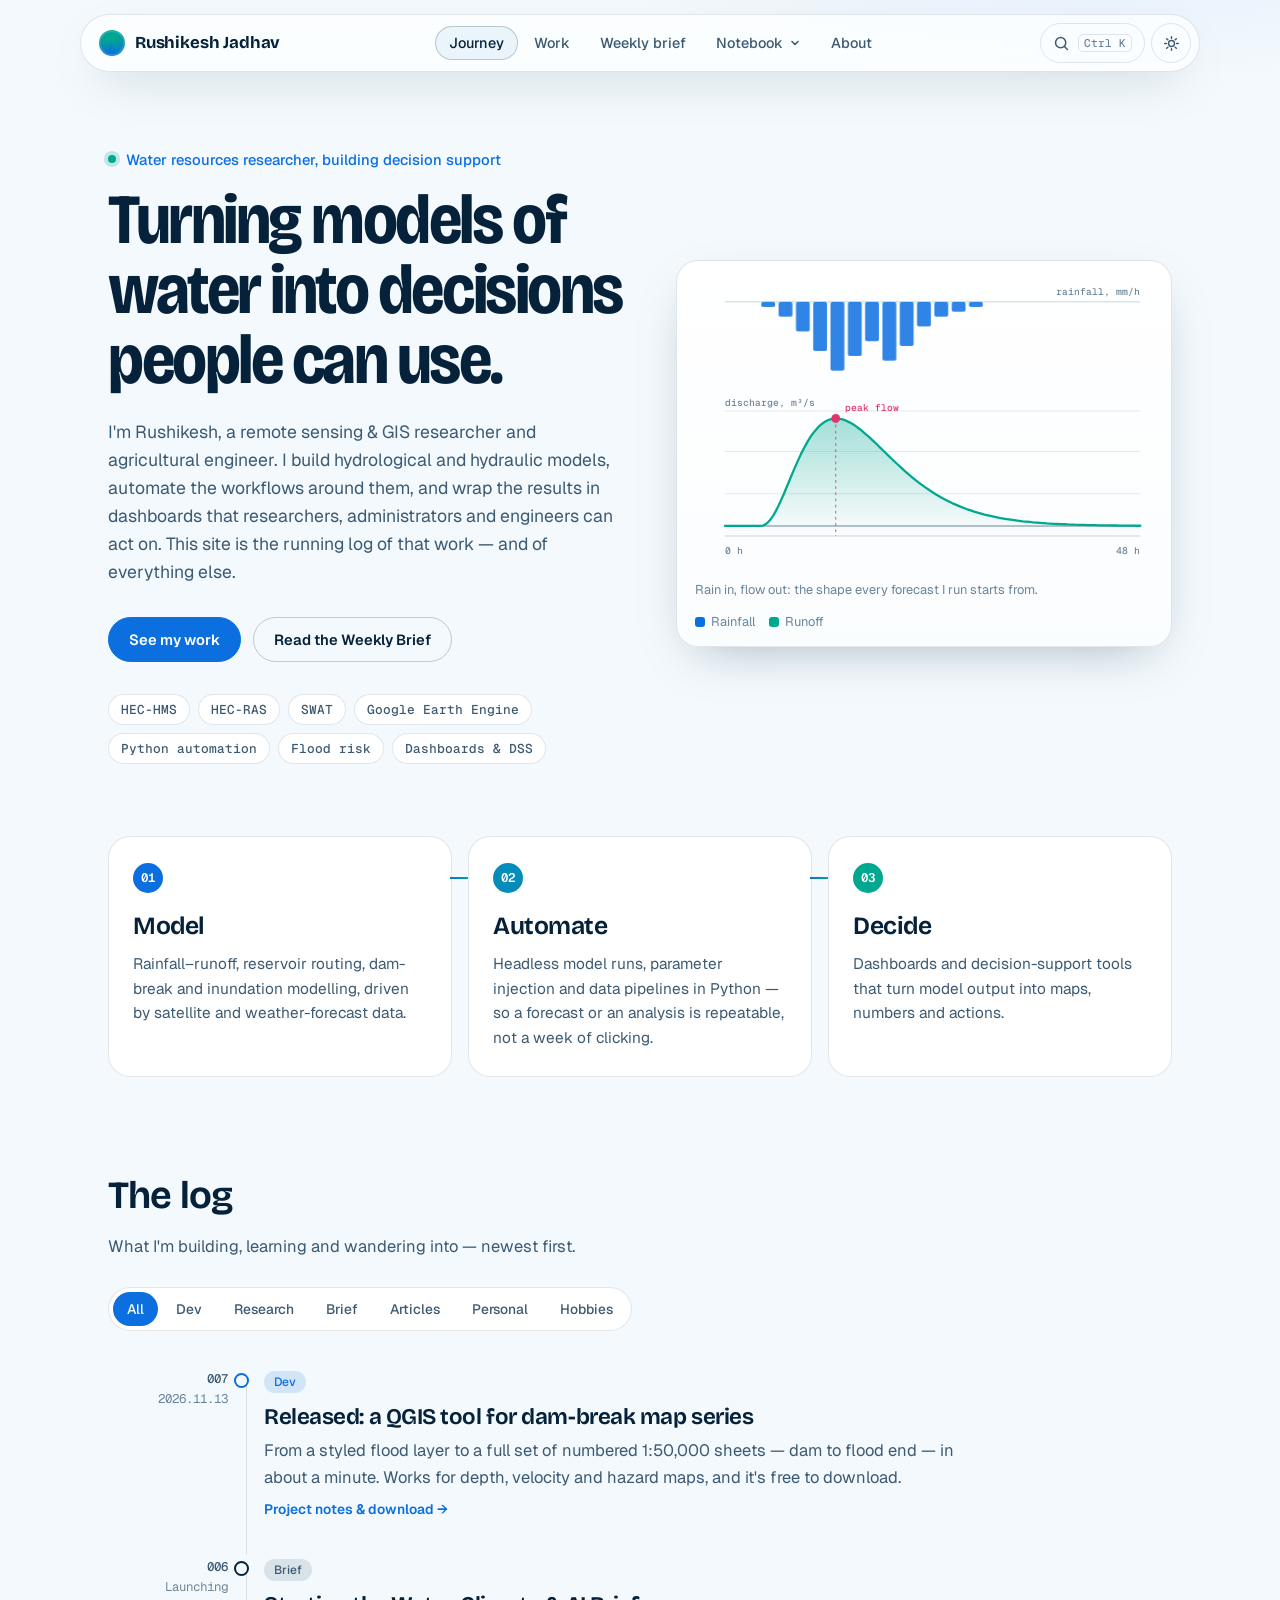
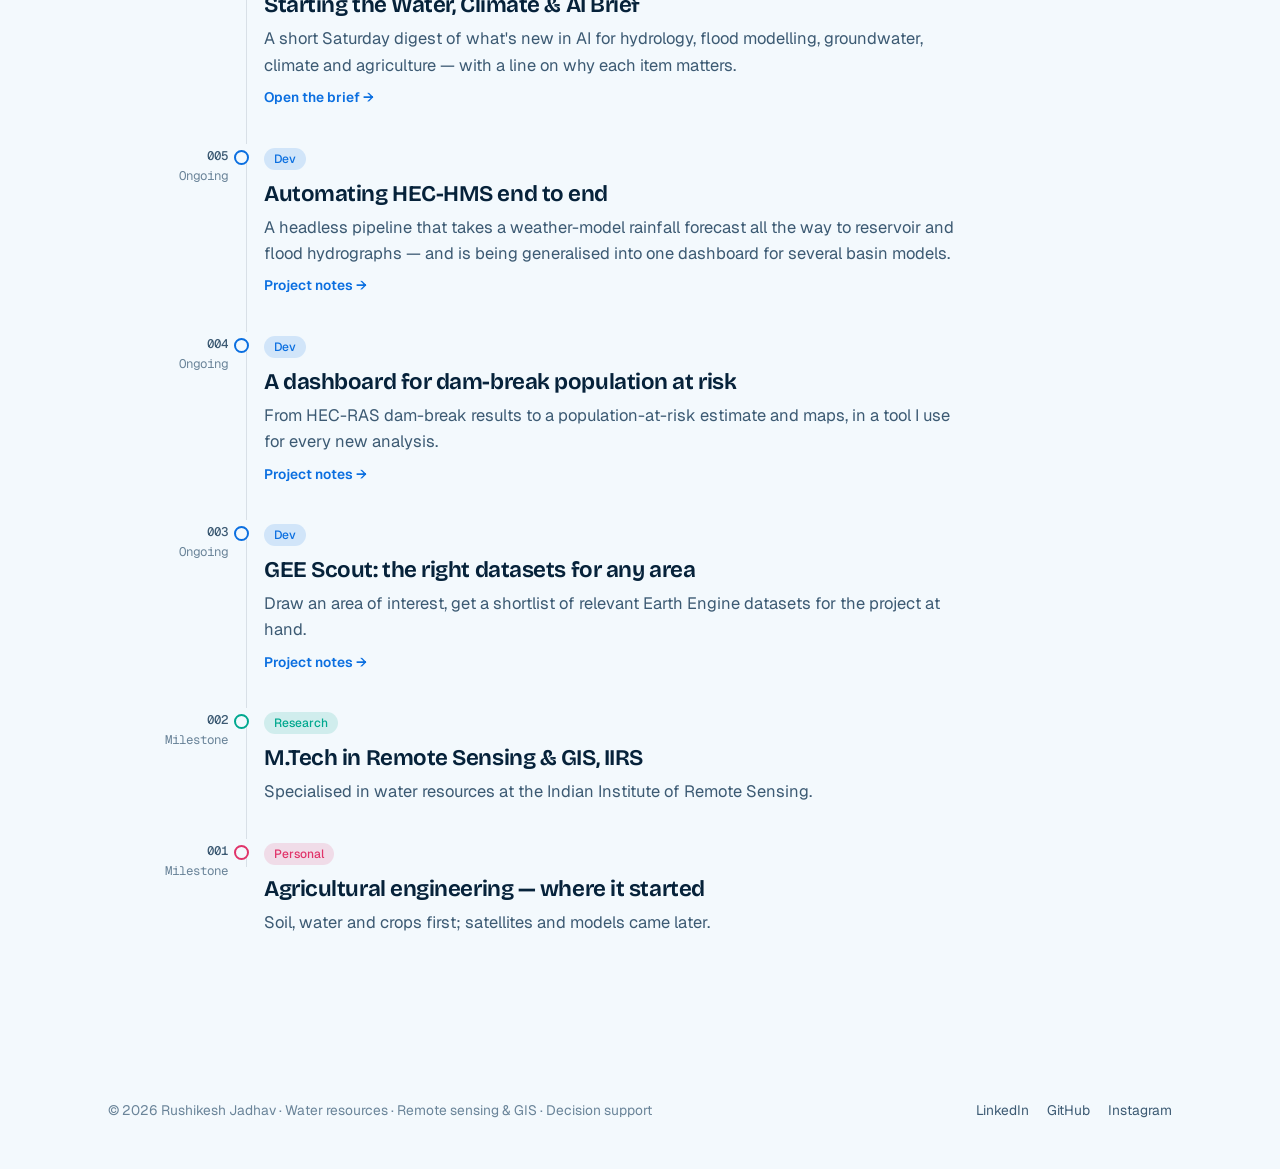
<file: index.html>
<!DOCTYPE html>
<html lang="en">
<head>
<meta charset="UTF-8">
<meta name="viewport" content="width=device-width, initial-scale=1.0">
<title>Rushikesh Jadhav — The Journey Log</title>
<meta name="description" content="Rushikesh Jadhav — remote sensing & GIS researcher in water resources. Hydrological & hydraulic modelling, flood risk, automation and decision-support dashboards.">
<meta name="author" content="Rushikesh Jadhav">
<link rel="canonical" href="https://jrushi29.github.io/">
<!-- Link preview (LinkedIn / WhatsApp / X). Add images/og-cover.png (1200x630) for a picture preview. -->
<meta property="og:type" content="website">
<meta property="og:title" content="Rushikesh Jadhav — The Journey Log">
<meta property="og:description" content="Rushikesh Jadhav — remote sensing & GIS researcher in water resources. Hydrological & hydraulic modelling, flood risk, automation and decision-support dashboards.">
<meta property="og:url" content="https://jrushi29.github.io/">
<meta property="og:image" content="https://jrushi29.github.io/images/og-cover.png">
<meta name="twitter:card" content="summary_large_image">
<link rel="icon" href="images/favicon.svg" type="image/svg+xml">
<link rel="preconnect" href="https://fonts.googleapis.com">
<link rel="preconnect" href="https://fonts.gstatic.com" crossorigin>
<link href="https://fonts.googleapis.com/css2?family=Bricolage+Grotesque:opsz,wdth,wght@12..96,75..100,500..800&family=Geist:wght@400;500;600&family=Geist+Mono:wght@400;500;600&display=swap" rel="stylesheet">
<link rel="stylesheet" href="css/style.css">
<meta name="theme-color" content="#051425">
<script>(function(){var d=document.documentElement,t;try{t=localStorage.getItem('theme')}catch(e){}if(!t)t=matchMedia('(prefers-color-scheme: light)').matches?'light':'dark';d.setAttribute('data-theme',t);d.classList.add('js')})();</script>
</head>
<body data-page="journey">
<a class="skip" href="#main">Skip to content</a>
<div class="progress" aria-hidden="true"></div>
<header class="site-header">
  <div class="nav-shell">
    <a href="index.html" class="brand" aria-label="Rushikesh Jadhav, home"><span class="brand-mark" aria-hidden="true"></span><span class="brand-name">Rushikesh Jadhav</span></a>
    <nav class="main-nav" aria-label="Main">
      <ul class="nav-list">
        <li><a href="index.html" data-page="journey">Journey</a></li>
        <li><a href="dev-research.html" data-page="work">Work</a></li>
        <li><a href="brief.html" data-page="brief">Weekly brief</a></li>
        <li class="has-menu">
          <button class="menu-btn" type="button" aria-expanded="false" aria-controls="menu-notebook" data-page="notebook">Notebook <svg class="chev" viewBox="0 0 12 12" aria-hidden="true"><path d="M3 4.5L6 7.5L9 4.5" fill="none" stroke="currentColor" stroke-width="1.6" stroke-linecap="round" stroke-linejoin="round"/></svg></button>
          <div class="menu" id="menu-notebook">
            <a href="articles.html" data-sub="articles"><span class="mi c1"><svg viewBox="0 0 20 20" fill="none" stroke="currentColor" stroke-width="1.7" aria-hidden="true"><path d="M5 3h7l3 3v11H5z"/><path d="M8 9h5M8 12h5M8 15h3" stroke-linecap="round"/></svg></span><strong>Articles</strong><span class="d">Long-form notes on methods and tools</span></a>
            <a href="writing.html" data-sub="writing"><span class="mi c2"><svg viewBox="0 0 20 20" fill="none" stroke="currentColor" stroke-width="1.7" aria-hidden="true"><rect x="3" y="5" width="10" height="10" rx="2"/><path d="M13 9l4-2v6l-4-2z" stroke-linejoin="round"/></svg></span><strong>Writing &amp; vlogs</strong><span class="d">Essays, videos and talks</span></a>
            <a href="hobbies.html" data-sub="hobbies"><span class="mi c3"><svg viewBox="0 0 20 20" fill="none" stroke="currentColor" stroke-width="1.7" aria-hidden="true"><path d="M2 15l5-7 3 4 2-3 6 6z" stroke-linejoin="round"/><circle cx="14" cy="5" r="1.6"/></svg></span><strong>Hobbies</strong><span class="d">Travel, reading and opinions</span></a>
          </div>
        </li>
        <li><a href="about.html" data-page="about">About</a></li>
      </ul>
      <span class="nav-indicator" aria-hidden="true"></span>
    </nav>
    <div class="nav-tools">
      <button class="icon-btn cmd-btn" type="button" aria-label="Search the site"><svg viewBox="0 0 20 20" fill="none" stroke="currentColor" stroke-width="1.8" aria-hidden="true"><circle cx="9" cy="9" r="6"/><path d="M13.5 13.5L17 17" stroke-linecap="round"/></svg><kbd>Ctrl K</kbd></button>
      <button class="icon-btn theme-btn" type="button" aria-label="Switch light or dark theme"><svg class="moon" viewBox="0 0 20 20" fill="none" stroke="currentColor" stroke-width="1.7" aria-hidden="true"><path d="M16 12.5A6.5 6.5 0 017.5 4a6.5 6.5 0 108.5 8.5z" stroke-linejoin="round"/></svg><svg class="sun" viewBox="0 0 20 20" fill="none" stroke="currentColor" stroke-width="1.7" aria-hidden="true"><circle cx="10" cy="10" r="3.5"/><path d="M10 2v2M10 16v2M2 10h2M16 10h2M4.3 4.3l1.4 1.4M14.3 14.3l1.4 1.4M4.3 15.7l1.4-1.4M14.3 5.7l1.4-1.4" stroke-linecap="round"/></svg></button>
      <button class="icon-btn nav-toggle" type="button" aria-label="Open menu" aria-expanded="false"><span class="bars"></span></button>
    </div>
  </div>
</header>
<div class="cmdk" role="dialog" aria-modal="true" aria-label="Search the site">
  <div class="cmdk-backdrop"></div>
  <div class="cmdk-panel">
    <label class="cmdk-input"><svg viewBox="0 0 20 20" fill="none" stroke="currentColor" stroke-width="1.8" aria-hidden="true"><circle cx="9" cy="9" r="6"/><path d="M13.5 13.5L17 17" stroke-linecap="round"/></svg><input type="text" placeholder="Search pages and projects" aria-label="Search pages and projects" autocomplete="off" role="combobox" aria-expanded="true" aria-controls="cmdk-list"></label>
    <ul class="cmdk-list" id="cmdk-list" role="listbox"></ul>
    <div class="cmdk-foot"><span><kbd>↑</kbd><kbd>↓</kbd>Move</span><span><kbd>Enter</kbd>Open</span><span><kbd>Esc</kbd>Close</span></div>
  </div>
</div>

<main id="main">

<section class="hero">
  <div class="wrap hero-grid">
    <div class="hero-copy">
    <p class="kicker">Water resources researcher, building decision support</p>
    <h1>Turning models of water into decisions people can use.</h1>
    <p class="lede">I'm Rushikesh, a remote sensing &amp; GIS researcher and agricultural engineer. I build hydrological
      and hydraulic models, automate the workflows around them, and wrap the results in dashboards that
      researchers, administrators and engineers can act on. This site is the running log of that work &mdash;
      and of everything else.</p>
    <div class="hero-actions">
      <a class="btn primary" href="dev-research.html">See my work</a>
      <a class="btn" href="brief.html">Read the Weekly Brief</a>
    </div>
    <ul class="focus-chips" aria-label="Areas of focus">
      <li>HEC-HMS</li><li>HEC-RAS</li><li>SWAT</li><li>Google Earth Engine</li>
      <li>Python automation</li><li>Flood risk</li><li>Dashboards &amp; DSS</li>
    </ul>
  </div>
    <div class="hero-visual">
      <figure class="hydro" aria-labelledby="hydro-cap">
        <svg viewBox="0 0 520 330" role="img" aria-label="Illustrative storm hydrograph: rainfall bars at the top and the river flow response rising to a peak below">
          <defs><linearGradient id="flowFill" x1="0" y1="0" x2="0" y2="1"><stop offset="0" stop-color="var(--lagoon)" stop-opacity=".35"/><stop offset="1" stop-color="var(--lagoon)" stop-opacity="0"/></linearGradient></defs>
          <g class="grid"><line x1="34" x2="506" y1="150" y2="150"/><line x1="34" x2="506" y1="196" y2="196"/><line x1="34" x2="506" y1="244" y2="244"/></g>
          <line class="axis" x1="34" x2="506" y1="26" y2="26"/>
          <line class="axis" x1="34" x2="506" y1="292" y2="292"/>
          <g class="rain"><rect style="--i:2" x="75.3" y="26" width="15.7" height="5.6" rx="2"/><rect style="--i:3" x="95.0" y="26" width="15.7" height="16.7" rx="2"/><rect style="--i:4" x="114.7" y="26" width="15.7" height="33.4" rx="2"/><rect style="--i:5" x="134.3" y="26" width="15.7" height="55.7" rx="2"/><rect style="--i:6" x="154.0" y="26" width="15.7" height="78.0" rx="2"/><rect style="--i:7" x="173.7" y="26" width="15.7" height="61.3" rx="2"/><rect style="--i:8" x="193.3" y="26" width="15.7" height="44.6" rx="2"/><rect style="--i:9" x="213.0" y="26" width="15.7" height="66.9" rx="2"/><rect style="--i:10" x="232.7" y="26" width="15.7" height="50.1" rx="2"/><rect style="--i:11" x="252.3" y="26" width="15.7" height="27.9" rx="2"/><rect style="--i:12" x="272.0" y="26" width="15.7" height="16.7" rx="2"/><rect style="--i:13" x="291.7" y="26" width="15.7" height="11.1" rx="2"/><rect style="--i:14" x="311.3" y="26" width="15.7" height="5.6" rx="2"/></g>
          <text x="506" y="18" text-anchor="end">rainfall, mm/h</text>
          <path class="area" d="M34.0,280.6 L37.9,280.6 L41.9,280.6 L45.8,280.6 L49.7,280.6 L53.7,280.6 L57.6,280.6 L61.5,280.6 L65.5,280.6 L69.4,280.6 L73.3,280.6 L77.3,280.2 L81.2,278.1 L85.1,274.2 L89.1,268.6 L93.0,261.5 L96.9,253.3 L100.9,244.3 L104.8,234.9 L108.7,225.5 L112.7,216.1 L116.6,207.2 L120.5,198.7 L124.5,191.0 L128.4,184.0 L132.3,177.8 L136.3,172.6 L140.2,168.1 L144.1,164.6 L148.1,161.9 L152.0,160.0 L155.9,158.9 L159.9,158.5 L163.8,158.8 L167.7,159.6 L171.7,161.0 L175.6,162.9 L179.5,165.1 L183.5,167.8 L187.4,170.7 L191.3,173.9 L195.3,177.3 L199.2,180.9 L203.1,184.6 L207.1,188.3 L211.0,192.2 L214.9,196.0 L218.9,199.8 L222.8,203.7 L226.7,207.4 L230.7,211.1 L234.6,214.7 L238.5,218.3 L242.5,221.7 L246.4,225.0 L250.3,228.2 L254.3,231.3 L258.2,234.2 L262.1,237.1 L266.1,239.8 L270.0,242.3 L273.9,244.8 L277.9,247.1 L281.8,249.3 L285.7,251.4 L289.7,253.4 L293.6,255.3 L297.5,257.0 L301.5,258.7 L305.4,260.2 L309.3,261.7 L313.3,263.0 L317.2,264.3 L321.1,265.5 L325.1,266.6 L329.0,267.7 L332.9,268.6 L336.9,269.5 L340.8,270.4 L344.7,271.2 L348.7,271.9 L352.6,272.6 L356.5,273.2 L360.5,273.8 L364.4,274.3 L368.3,274.8 L372.3,275.3 L376.2,275.7 L380.1,276.1 L384.1,276.5 L388.0,276.8 L391.9,277.1 L395.9,277.4 L399.8,277.7 L403.7,277.9 L407.7,278.2 L411.6,278.4 L415.5,278.6 L419.5,278.7 L423.4,278.9 L427.3,279.0 L431.3,279.2 L435.2,279.3 L439.1,279.4 L443.1,279.5 L447.0,279.6 L450.9,279.7 L454.9,279.8 L458.8,279.9 L462.7,279.9 L466.7,280.0 L470.6,280.0 L474.5,280.1 L478.5,280.1 L482.4,280.2 L486.3,280.2 L490.3,280.3 L494.2,280.3 L498.1,280.3 L502.1,280.4 L506.0,280.4 L506,292 L34,292 Z"/>
          <path class="base" d="M34,280.6 L506,280.6"/>
          <path class="flow" d="M34.0,280.6 L37.9,280.6 L41.9,280.6 L45.8,280.6 L49.7,280.6 L53.7,280.6 L57.6,280.6 L61.5,280.6 L65.5,280.6 L69.4,280.6 L73.3,280.6 L77.3,280.2 L81.2,278.1 L85.1,274.2 L89.1,268.6 L93.0,261.5 L96.9,253.3 L100.9,244.3 L104.8,234.9 L108.7,225.5 L112.7,216.1 L116.6,207.2 L120.5,198.7 L124.5,191.0 L128.4,184.0 L132.3,177.8 L136.3,172.6 L140.2,168.1 L144.1,164.6 L148.1,161.9 L152.0,160.0 L155.9,158.9 L159.9,158.5 L163.8,158.8 L167.7,159.6 L171.7,161.0 L175.6,162.9 L179.5,165.1 L183.5,167.8 L187.4,170.7 L191.3,173.9 L195.3,177.3 L199.2,180.9 L203.1,184.6 L207.1,188.3 L211.0,192.2 L214.9,196.0 L218.9,199.8 L222.8,203.7 L226.7,207.4 L230.7,211.1 L234.6,214.7 L238.5,218.3 L242.5,221.7 L246.4,225.0 L250.3,228.2 L254.3,231.3 L258.2,234.2 L262.1,237.1 L266.1,239.8 L270.0,242.3 L273.9,244.8 L277.9,247.1 L281.8,249.3 L285.7,251.4 L289.7,253.4 L293.6,255.3 L297.5,257.0 L301.5,258.7 L305.4,260.2 L309.3,261.7 L313.3,263.0 L317.2,264.3 L321.1,265.5 L325.1,266.6 L329.0,267.7 L332.9,268.6 L336.9,269.5 L340.8,270.4 L344.7,271.2 L348.7,271.9 L352.6,272.6 L356.5,273.2 L360.5,273.8 L364.4,274.3 L368.3,274.8 L372.3,275.3 L376.2,275.7 L380.1,276.1 L384.1,276.5 L388.0,276.8 L391.9,277.1 L395.9,277.4 L399.8,277.7 L403.7,277.9 L407.7,278.2 L411.6,278.4 L415.5,278.6 L419.5,278.7 L423.4,278.9 L427.3,279.0 L431.3,279.2 L435.2,279.3 L439.1,279.4 L443.1,279.5 L447.0,279.6 L450.9,279.7 L454.9,279.8 L458.8,279.9 L462.7,279.9 L466.7,280.0 L470.6,280.0 L474.5,280.1 L478.5,280.1 L482.4,280.2 L486.3,280.2 L490.3,280.3 L494.2,280.3 L498.1,280.3 L502.1,280.4 L506.0,280.4"/>
          <g class="peak"><line x1="159.9" x2="159.9" y1="158.5" y2="292"/><circle cx="159.9" cy="158.5" r="5"/><text class="lbl-peak" x="169.9" y="150.5">peak flow</text></g>
          <text x="34" y="312">0 h</text><text x="506" y="312" text-anchor="end">48 h</text>
          <text x="34" y="144">discharge, m³/s</text>
        </svg>
        <figcaption id="hydro-cap"><span>Rain in, flow out: the shape every forecast I run starts from.</span><span class="key"><span><i style="background:var(--current)"></i>Rainfall</span><span><i style="background:var(--lagoon)"></i>Runoff</span></span></figcaption>
      </figure>
    </div>
  </div>
</section>

<section class="pillars">
  <div class="wrap pillar-grid">
    <div class="pillar">
      <span class="pillar-num">01</span>
      <h2>Model</h2>
      <p>Rainfall&ndash;runoff, reservoir routing, dam-break and inundation modelling, driven by satellite and
        weather-forecast data.</p>
    </div>
    <div class="pillar">
      <span class="pillar-num">02</span>
      <h2>Automate</h2>
      <p>Headless model runs, parameter injection and data pipelines in Python &mdash; so a forecast or an
        analysis is repeatable, not a week of clicking.</p>
    </div>
    <div class="pillar">
      <span class="pillar-num">03</span>
      <h2>Decide</h2>
      <p>Dashboards and decision-support tools that turn model output into maps, numbers and actions.</p>
    </div>
  </div>
</section>

<section class="log-section">
  <div class="wrap">
    <div class="section-head">
      <h2>The log</h2>
      <p>What I'm building, learning and wandering into &mdash; newest first.</p>
    </div>
    <div class="filters" role="group" aria-label="Filter entries">
      <button class="active" data-filter="all">All</button>
      <button data-filter="dev">Dev</button>
      <button data-filter="research">Research</button>
      <button data-filter="brief">Brief</button>
      <button data-filter="articles">Articles</button>
      <button data-filter="personal">Personal</button>
      <button data-filter="hobbies">Hobbies</button>
    </div>

    <div class="log">
      <!-- EDIT: each <article> is one entry. Copy a block to add a new one (newest on top).
           data-category must be one of: dev, research, brief, articles, personal, hobbies.
           Replace "Ongoing" with a date like 2026.11.07 when you log a dated entry. -->

      <article class="entry" data-category="dev">
        <div class="meta"><span class="num">007</span>2026.11.13</div>
        <div>
          <span class="tag dev">Dev</span>
          <h3><a href="dev-research.html#maps">Released: a QGIS tool for dam-break map series</a></h3>
          <p>From a styled flood layer to a full set of numbered 1:50,000 sheets &mdash; dam to flood end &mdash;
            in about a minute. Works for depth, velocity and hazard maps, and it's free to download.</p>
          <a class="read-more" href="dev-research.html#maps">Project notes &amp; download &rarr;</a>
        </div>
      </article>

      <article class="entry" data-category="brief">
        <div class="meta"><span class="num">006</span>Launching</div>
        <div>
          <span class="tag brief">Brief</span>
          <h3><a href="brief.html">Starting the Water, Climate &amp; AI Brief</a></h3>
          <p>A short Saturday digest of what's new in AI for hydrology, flood modelling, groundwater, climate and
            agriculture &mdash; with a line on why each item matters.</p>
          <a class="read-more" href="brief.html">Open the brief &rarr;</a>
        </div>
      </article>

      <article class="entry" data-category="dev">
        <div class="meta"><span class="num">005</span>Ongoing</div>
        <div>
          <span class="tag dev">Dev</span>
          <h3><a href="dev-research.html#hms">Automating HEC-HMS end to end</a></h3>
          <p>A headless pipeline that takes a weather-model rainfall forecast all the way to reservoir and flood
            hydrographs &mdash; and is being generalised into one dashboard for several basin models.</p>
          <a class="read-more" href="dev-research.html#hms">Project notes &rarr;</a>
        </div>
      </article>

      <article class="entry" data-category="dev">
        <div class="meta"><span class="num">004</span>Ongoing</div>
        <div>
          <span class="tag dev">Dev</span>
          <h3><a href="dev-research.html#par">A dashboard for dam-break population at risk</a></h3>
          <p>From HEC-RAS dam-break results to a population-at-risk estimate and maps, in a tool I use for
            every new analysis.</p>
          <a class="read-more" href="dev-research.html#par">Project notes &rarr;</a>
        </div>
      </article>

      <article class="entry" data-category="dev">
        <div class="meta"><span class="num">003</span>Ongoing</div>
        <div>
          <span class="tag dev">Dev</span>
          <h3><a href="dev-research.html#gee">GEE Scout: the right datasets for any area</a></h3>
          <p>Draw an area of interest, get a shortlist of relevant Earth Engine datasets for the project at hand.</p>
          <a class="read-more" href="dev-research.html#gee">Project notes &rarr;</a>
        </div>
      </article>

      <article class="entry" data-category="research">
        <div class="meta"><span class="num">002</span><!-- EDIT: year -->Milestone</div>
        <div>
          <span class="tag research">Research</span>
          <h3>M.Tech in Remote Sensing &amp; GIS, IIRS</h3>
          <p>Specialised in water resources at the Indian Institute of Remote Sensing. <!-- EDIT: thesis topic, one line --></p>
        </div>
      </article>

      <article class="entry" data-category="personal">
        <div class="meta"><span class="num">001</span><!-- EDIT: year -->Milestone</div>
        <div>
          <span class="tag personal">Personal</span>
          <h3>Agricultural engineering &mdash; where it started</h3>
          <p>Soil, water and crops first; satellites and models came later. <!-- EDIT: college / one line --></p>
        </div>
      </article>
    </div>
  </div>
</section>

</main>

<footer class="site-footer">
  <div class="wrap">
    <p>&copy; <span id="year">2026</span> Rushikesh Jadhav &middot; Water resources &middot; Remote sensing &amp; GIS &middot; Decision support</p>
    <p class="foot-links">
      <!-- EDIT: replace with your real profile links -->
      <a href="https://www.linkedin.com/in/YOUR-LINKEDIN" target="_blank" rel="noopener">LinkedIn</a>
      <a href="https://github.com/JRushi29" target="_blank" rel="noopener">GitHub</a>
      <a href="https://www.instagram.com/YOUR-INSTAGRAM" target="_blank" rel="noopener">Instagram</a>
    </p>
  </div>
</footer>
<script src="js/main.js"></script>
</body>
</html>
</file>
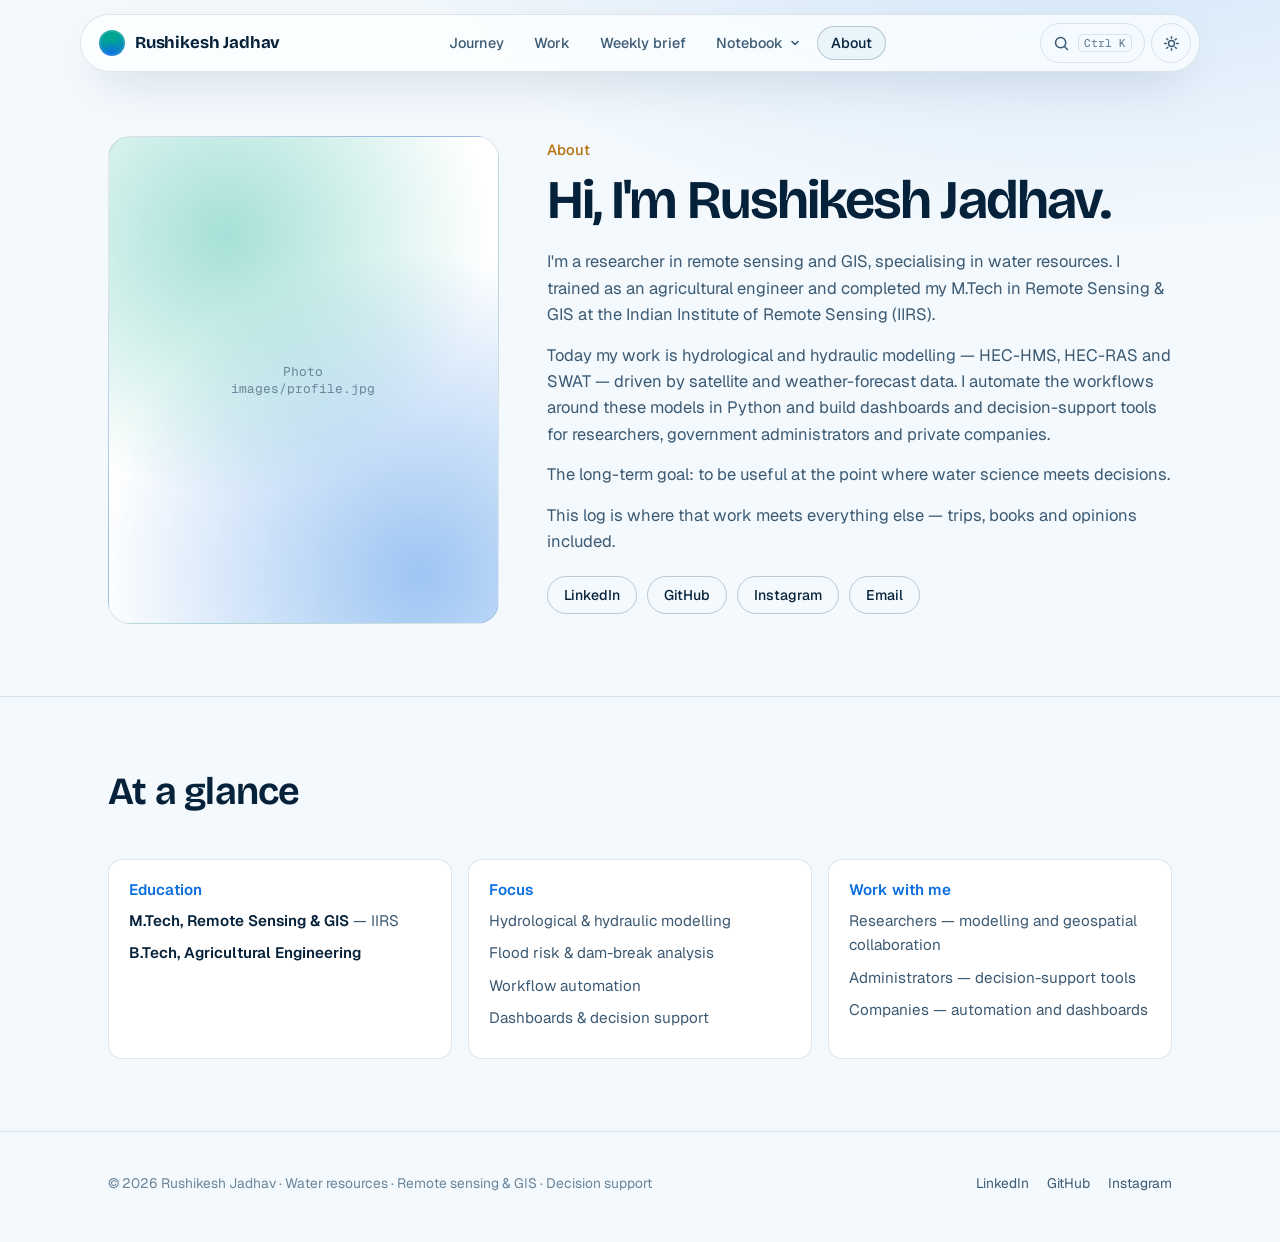
<file: about.html>
<!DOCTYPE html>
<html lang="en">
<head>
<meta charset="UTF-8">
<meta name="viewport" content="width=device-width, initial-scale=1.0">
<title>About — Rushikesh Jadhav</title>
<meta name="description" content="Rushikesh Jadhav — remote sensing & GIS researcher in water resources. Hydrological & hydraulic modelling, flood risk, automation and decision-support dashboards.">
<meta name="author" content="Rushikesh Jadhav">
<link rel="canonical" href="https://jrushi29.github.io/about.html">
<!-- Link preview (LinkedIn / WhatsApp / X). Add images/og-cover.png (1200x630) for a picture preview. -->
<meta property="og:type" content="website">
<meta property="og:title" content="About — Rushikesh Jadhav">
<meta property="og:description" content="Rushikesh Jadhav — remote sensing & GIS researcher in water resources. Hydrological & hydraulic modelling, flood risk, automation and decision-support dashboards.">
<meta property="og:url" content="https://jrushi29.github.io/about.html">
<meta property="og:image" content="https://jrushi29.github.io/images/og-cover.png">
<meta name="twitter:card" content="summary_large_image">
<link rel="icon" href="images/favicon.svg" type="image/svg+xml">
<link rel="preconnect" href="https://fonts.googleapis.com">
<link rel="preconnect" href="https://fonts.gstatic.com" crossorigin>
<link href="https://fonts.googleapis.com/css2?family=Bricolage+Grotesque:opsz,wdth,wght@12..96,75..100,500..800&family=Geist:wght@400;500;600&family=Geist+Mono:wght@400;500;600&display=swap" rel="stylesheet">
<link rel="stylesheet" href="css/style.css">
<meta name="theme-color" content="#051425">
<script>(function(){var d=document.documentElement,t;try{t=localStorage.getItem('theme')}catch(e){}if(!t)t=matchMedia('(prefers-color-scheme: light)').matches?'light':'dark';d.setAttribute('data-theme',t);d.classList.add('js')})();</script>
</head>
<body data-page="about">
<a class="skip" href="#main">Skip to content</a>
<div class="progress" aria-hidden="true"></div>
<header class="site-header">
  <div class="nav-shell">
    <a href="index.html" class="brand" aria-label="Rushikesh Jadhav, home"><span class="brand-mark" aria-hidden="true"></span><span class="brand-name">Rushikesh Jadhav</span></a>
    <nav class="main-nav" aria-label="Main">
      <ul class="nav-list">
        <li><a href="index.html" data-page="journey">Journey</a></li>
        <li><a href="dev-research.html" data-page="work">Work</a></li>
        <li><a href="brief.html" data-page="brief">Weekly brief</a></li>
        <li class="has-menu">
          <button class="menu-btn" type="button" aria-expanded="false" aria-controls="menu-notebook" data-page="notebook">Notebook <svg class="chev" viewBox="0 0 12 12" aria-hidden="true"><path d="M3 4.5L6 7.5L9 4.5" fill="none" stroke="currentColor" stroke-width="1.6" stroke-linecap="round" stroke-linejoin="round"/></svg></button>
          <div class="menu" id="menu-notebook">
            <a href="articles.html" data-sub="articles"><span class="mi c1"><svg viewBox="0 0 20 20" fill="none" stroke="currentColor" stroke-width="1.7" aria-hidden="true"><path d="M5 3h7l3 3v11H5z"/><path d="M8 9h5M8 12h5M8 15h3" stroke-linecap="round"/></svg></span><strong>Articles</strong><span class="d">Long-form notes on methods and tools</span></a>
            <a href="writing.html" data-sub="writing"><span class="mi c2"><svg viewBox="0 0 20 20" fill="none" stroke="currentColor" stroke-width="1.7" aria-hidden="true"><rect x="3" y="5" width="10" height="10" rx="2"/><path d="M13 9l4-2v6l-4-2z" stroke-linejoin="round"/></svg></span><strong>Writing &amp; vlogs</strong><span class="d">Essays, videos and talks</span></a>
            <a href="hobbies.html" data-sub="hobbies"><span class="mi c3"><svg viewBox="0 0 20 20" fill="none" stroke="currentColor" stroke-width="1.7" aria-hidden="true"><path d="M2 15l5-7 3 4 2-3 6 6z" stroke-linejoin="round"/><circle cx="14" cy="5" r="1.6"/></svg></span><strong>Hobbies</strong><span class="d">Travel, reading and opinions</span></a>
          </div>
        </li>
        <li><a href="about.html" data-page="about">About</a></li>
      </ul>
      <span class="nav-indicator" aria-hidden="true"></span>
    </nav>
    <div class="nav-tools">
      <button class="icon-btn cmd-btn" type="button" aria-label="Search the site"><svg viewBox="0 0 20 20" fill="none" stroke="currentColor" stroke-width="1.8" aria-hidden="true"><circle cx="9" cy="9" r="6"/><path d="M13.5 13.5L17 17" stroke-linecap="round"/></svg><kbd>Ctrl K</kbd></button>
      <button class="icon-btn theme-btn" type="button" aria-label="Switch light or dark theme"><svg class="moon" viewBox="0 0 20 20" fill="none" stroke="currentColor" stroke-width="1.7" aria-hidden="true"><path d="M16 12.5A6.5 6.5 0 017.5 4a6.5 6.5 0 108.5 8.5z" stroke-linejoin="round"/></svg><svg class="sun" viewBox="0 0 20 20" fill="none" stroke="currentColor" stroke-width="1.7" aria-hidden="true"><circle cx="10" cy="10" r="3.5"/><path d="M10 2v2M10 16v2M2 10h2M16 10h2M4.3 4.3l1.4 1.4M14.3 14.3l1.4 1.4M4.3 15.7l1.4-1.4M14.3 5.7l1.4-1.4" stroke-linecap="round"/></svg></button>
      <button class="icon-btn nav-toggle" type="button" aria-label="Open menu" aria-expanded="false"><span class="bars"></span></button>
    </div>
  </div>
</header>
<div class="cmdk" role="dialog" aria-modal="true" aria-label="Search the site">
  <div class="cmdk-backdrop"></div>
  <div class="cmdk-panel">
    <label class="cmdk-input"><svg viewBox="0 0 20 20" fill="none" stroke="currentColor" stroke-width="1.8" aria-hidden="true"><circle cx="9" cy="9" r="6"/><path d="M13.5 13.5L17 17" stroke-linecap="round"/></svg><input type="text" placeholder="Search pages and projects" aria-label="Search pages and projects" autocomplete="off" role="combobox" aria-expanded="true" aria-controls="cmdk-list"></label>
    <ul class="cmdk-list" id="cmdk-list" role="listbox"></ul>
    <div class="cmdk-foot"><span><kbd>↑</kbd><kbd>↓</kbd>Move</span><span><kbd>Enter</kbd>Open</span><span><kbd>Esc</kbd>Close</span></div>
  </div>
</div>

<main id="main">

<section class="about-block">
  <div class="wrap about-grid">
    <!-- EDIT: put your photo at images/profile.jpg and replace this div with:
         <img class="portrait" src="images/profile.jpg" alt="Rushikesh Jadhav"> -->
    <div class="portrait">Photo<br>images/profile.jpg</div>
    <div>
      <p class="kicker" style="color: var(--gold);">About</p>
      <h1>Hi, I'm Rushikesh Jadhav.</h1>
      <p>I'm a researcher in remote sensing and GIS, specialising in water resources. I trained as an
        agricultural engineer and completed my M.Tech in Remote Sensing &amp; GIS at the Indian Institute of
        Remote Sensing (IIRS).</p>
      <p>Today my work is hydrological and hydraulic modelling &mdash; HEC-HMS, HEC-RAS and SWAT &mdash; driven by
        satellite and weather-forecast data. I automate the workflows around these models in Python and build
        dashboards and decision-support tools for researchers, government administrators and private companies.</p>
      <p>The long-term goal: to be useful at the point where water science meets decisions.</p>
      <p>This log is where that work meets everything else &mdash; trips, books and opinions included.</p>
      <div class="social-links">
        <!-- EDIT: replace with your real links -->
        <a href="https://www.linkedin.com/in/YOUR-LINKEDIN" target="_blank" rel="noopener">LinkedIn</a>
        <a href="https://github.com/JRushi29" target="_blank" rel="noopener">GitHub</a>
        <a href="https://www.instagram.com/YOUR-INSTAGRAM" target="_blank" rel="noopener">Instagram</a>
        <a href="mailto:YOUR-EMAIL@example.com">Email</a>
      </div>
    </div>
  </div>
</section>

<section class="cv">
  <div class="wrap">
    <div class="section-head"><h2>At a glance</h2></div>
    <div class="cv-grid">
      <div><h3>Education</h3>
        <ul><li><strong>M.Tech, Remote Sensing &amp; GIS</strong> &mdash; IIRS <!-- EDIT: year --></li>
            <li><strong>B.Tech, Agricultural Engineering</strong> <!-- EDIT: college, year --></li></ul></div>
      <div><h3>Focus</h3>
        <ul><li>Hydrological &amp; hydraulic modelling</li><li>Flood risk &amp; dam-break analysis</li>
            <li>Workflow automation</li><li>Dashboards &amp; decision support</li></ul></div>
      <div><h3>Work with me</h3>
        <ul><li>Researchers &mdash; modelling and geospatial collaboration</li>
            <li>Administrators &mdash; decision-support tools</li>
            <li>Companies &mdash; automation and dashboards</li></ul></div>
    </div>
  </div>
</section>

</main>

<footer class="site-footer">
  <div class="wrap">
    <p>&copy; <span id="year">2026</span> Rushikesh Jadhav &middot; Water resources &middot; Remote sensing &amp; GIS &middot; Decision support</p>
    <p class="foot-links">
      <!-- EDIT: replace with your real profile links -->
      <a href="https://www.linkedin.com/in/YOUR-LINKEDIN" target="_blank" rel="noopener">LinkedIn</a>
      <a href="https://github.com/JRushi29" target="_blank" rel="noopener">GitHub</a>
      <a href="https://www.instagram.com/YOUR-INSTAGRAM" target="_blank" rel="noopener">Instagram</a>
    </p>
  </div>
</footer>
<script src="js/main.js"></script>
</body>
</html>
</file>
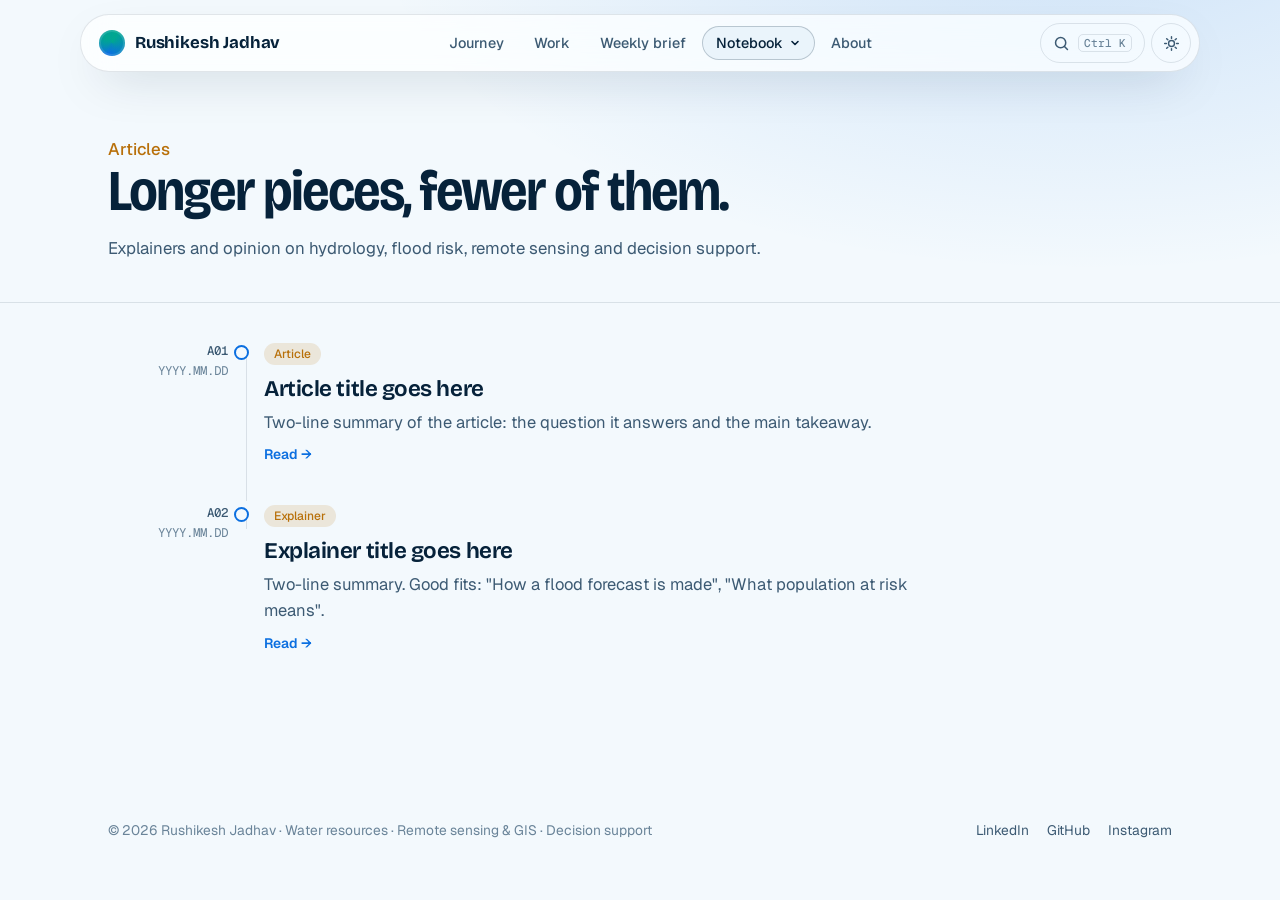
<file: articles.html>
<!DOCTYPE html>
<html lang="en">
<head>
<meta charset="UTF-8">
<meta name="viewport" content="width=device-width, initial-scale=1.0">
<title>Articles — Rushikesh Jadhav</title>
<meta name="description" content="Rushikesh Jadhav — remote sensing & GIS researcher in water resources. Hydrological & hydraulic modelling, flood risk, automation and decision-support dashboards.">
<meta name="author" content="Rushikesh Jadhav">
<link rel="canonical" href="https://jrushi29.github.io/articles.html">
<!-- Link preview (LinkedIn / WhatsApp / X). Add images/og-cover.png (1200x630) for a picture preview. -->
<meta property="og:type" content="website">
<meta property="og:title" content="Articles — Rushikesh Jadhav">
<meta property="og:description" content="Rushikesh Jadhav — remote sensing & GIS researcher in water resources. Hydrological & hydraulic modelling, flood risk, automation and decision-support dashboards.">
<meta property="og:url" content="https://jrushi29.github.io/articles.html">
<meta property="og:image" content="https://jrushi29.github.io/images/og-cover.png">
<meta name="twitter:card" content="summary_large_image">
<link rel="icon" href="images/favicon.svg" type="image/svg+xml">
<link rel="preconnect" href="https://fonts.googleapis.com">
<link rel="preconnect" href="https://fonts.gstatic.com" crossorigin>
<link href="https://fonts.googleapis.com/css2?family=Bricolage+Grotesque:opsz,wdth,wght@12..96,75..100,500..800&family=Geist:wght@400;500;600&family=Geist+Mono:wght@400;500;600&display=swap" rel="stylesheet">
<link rel="stylesheet" href="css/style.css">
<meta name="theme-color" content="#051425">
<script>(function(){var d=document.documentElement,t;try{t=localStorage.getItem('theme')}catch(e){}if(!t)t=matchMedia('(prefers-color-scheme: light)').matches?'light':'dark';d.setAttribute('data-theme',t);d.classList.add('js')})();</script>
</head>
<body data-page="notebook" data-sub="articles">
<a class="skip" href="#main">Skip to content</a>
<div class="progress" aria-hidden="true"></div>
<header class="site-header">
  <div class="nav-shell">
    <a href="index.html" class="brand" aria-label="Rushikesh Jadhav, home"><span class="brand-mark" aria-hidden="true"></span><span class="brand-name">Rushikesh Jadhav</span></a>
    <nav class="main-nav" aria-label="Main">
      <ul class="nav-list">
        <li><a href="index.html" data-page="journey">Journey</a></li>
        <li><a href="dev-research.html" data-page="work">Work</a></li>
        <li><a href="brief.html" data-page="brief">Weekly brief</a></li>
        <li class="has-menu">
          <button class="menu-btn" type="button" aria-expanded="false" aria-controls="menu-notebook" data-page="notebook">Notebook <svg class="chev" viewBox="0 0 12 12" aria-hidden="true"><path d="M3 4.5L6 7.5L9 4.5" fill="none" stroke="currentColor" stroke-width="1.6" stroke-linecap="round" stroke-linejoin="round"/></svg></button>
          <div class="menu" id="menu-notebook">
            <a href="articles.html" data-sub="articles"><span class="mi c1"><svg viewBox="0 0 20 20" fill="none" stroke="currentColor" stroke-width="1.7" aria-hidden="true"><path d="M5 3h7l3 3v11H5z"/><path d="M8 9h5M8 12h5M8 15h3" stroke-linecap="round"/></svg></span><strong>Articles</strong><span class="d">Long-form notes on methods and tools</span></a>
            <a href="writing.html" data-sub="writing"><span class="mi c2"><svg viewBox="0 0 20 20" fill="none" stroke="currentColor" stroke-width="1.7" aria-hidden="true"><rect x="3" y="5" width="10" height="10" rx="2"/><path d="M13 9l4-2v6l-4-2z" stroke-linejoin="round"/></svg></span><strong>Writing &amp; vlogs</strong><span class="d">Essays, videos and talks</span></a>
            <a href="hobbies.html" data-sub="hobbies"><span class="mi c3"><svg viewBox="0 0 20 20" fill="none" stroke="currentColor" stroke-width="1.7" aria-hidden="true"><path d="M2 15l5-7 3 4 2-3 6 6z" stroke-linejoin="round"/><circle cx="14" cy="5" r="1.6"/></svg></span><strong>Hobbies</strong><span class="d">Travel, reading and opinions</span></a>
          </div>
        </li>
        <li><a href="about.html" data-page="about">About</a></li>
      </ul>
      <span class="nav-indicator" aria-hidden="true"></span>
    </nav>
    <div class="nav-tools">
      <button class="icon-btn cmd-btn" type="button" aria-label="Search the site"><svg viewBox="0 0 20 20" fill="none" stroke="currentColor" stroke-width="1.8" aria-hidden="true"><circle cx="9" cy="9" r="6"/><path d="M13.5 13.5L17 17" stroke-linecap="round"/></svg><kbd>Ctrl K</kbd></button>
      <button class="icon-btn theme-btn" type="button" aria-label="Switch light or dark theme"><svg class="moon" viewBox="0 0 20 20" fill="none" stroke="currentColor" stroke-width="1.7" aria-hidden="true"><path d="M16 12.5A6.5 6.5 0 017.5 4a6.5 6.5 0 108.5 8.5z" stroke-linejoin="round"/></svg><svg class="sun" viewBox="0 0 20 20" fill="none" stroke="currentColor" stroke-width="1.7" aria-hidden="true"><circle cx="10" cy="10" r="3.5"/><path d="M10 2v2M10 16v2M2 10h2M16 10h2M4.3 4.3l1.4 1.4M14.3 14.3l1.4 1.4M4.3 15.7l1.4-1.4M14.3 5.7l1.4-1.4" stroke-linecap="round"/></svg></button>
      <button class="icon-btn nav-toggle" type="button" aria-label="Open menu" aria-expanded="false"><span class="bars"></span></button>
    </div>
  </div>
</header>
<div class="cmdk" role="dialog" aria-modal="true" aria-label="Search the site">
  <div class="cmdk-backdrop"></div>
  <div class="cmdk-panel">
    <label class="cmdk-input"><svg viewBox="0 0 20 20" fill="none" stroke="currentColor" stroke-width="1.8" aria-hidden="true"><circle cx="9" cy="9" r="6"/><path d="M13.5 13.5L17 17" stroke-linecap="round"/></svg><input type="text" placeholder="Search pages and projects" aria-label="Search pages and projects" autocomplete="off" role="combobox" aria-expanded="true" aria-controls="cmdk-list"></label>
    <ul class="cmdk-list" id="cmdk-list" role="listbox"></ul>
    <div class="cmdk-foot"><span><kbd>↑</kbd><kbd>↓</kbd>Move</span><span><kbd>Enter</kbd>Open</span><span><kbd>Esc</kbd>Close</span></div>
  </div>
</div>

<main id="main">

<section class="page-head">
  <div class="wrap">
    <p class="kicker" style="color: var(--gold);">Articles</p>
    <h1>Longer pieces, fewer of them.</h1>
    <p>Explainers and opinion on hydrology, flood risk, remote sensing and decision support.</p>
  </div>
</section>

<section class="log">
  <div class="wrap">
    <!-- EDIT: one <article> per piece. Link to a full page (e.g. articles/my-article.html), LinkedIn, or Medium. -->
    <article class="entry">
      <div class="meta"><span class="num">A01</span>YYYY.MM.DD</div>
      <div>
        <span class="tag articles">Article</span>
        <h3><a href="#">Article title goes here</a></h3>
        <p>Two-line summary of the article: the question it answers and the main takeaway.</p>
        <a class="read-more" href="#">Read &rarr;</a>
      </div>
    </article>
    <article class="entry">
      <div class="meta"><span class="num">A02</span>YYYY.MM.DD</div>
      <div>
        <span class="tag articles">Explainer</span>
        <h3><a href="#">Explainer title goes here</a></h3>
        <p>Two-line summary. Good fits: "How a flood forecast is made", "What population at risk means".</p>
        <a class="read-more" href="#">Read &rarr;</a>
      </div>
    </article>
  </div>
</section>

</main>

<footer class="site-footer">
  <div class="wrap">
    <p>&copy; <span id="year">2026</span> Rushikesh Jadhav &middot; Water resources &middot; Remote sensing &amp; GIS &middot; Decision support</p>
    <p class="foot-links">
      <!-- EDIT: replace with your real profile links -->
      <a href="https://www.linkedin.com/in/YOUR-LINKEDIN" target="_blank" rel="noopener">LinkedIn</a>
      <a href="https://github.com/JRushi29" target="_blank" rel="noopener">GitHub</a>
      <a href="https://www.instagram.com/YOUR-INSTAGRAM" target="_blank" rel="noopener">Instagram</a>
    </p>
  </div>
</footer>
<script src="js/main.js"></script>
</body>
</html>
</file>
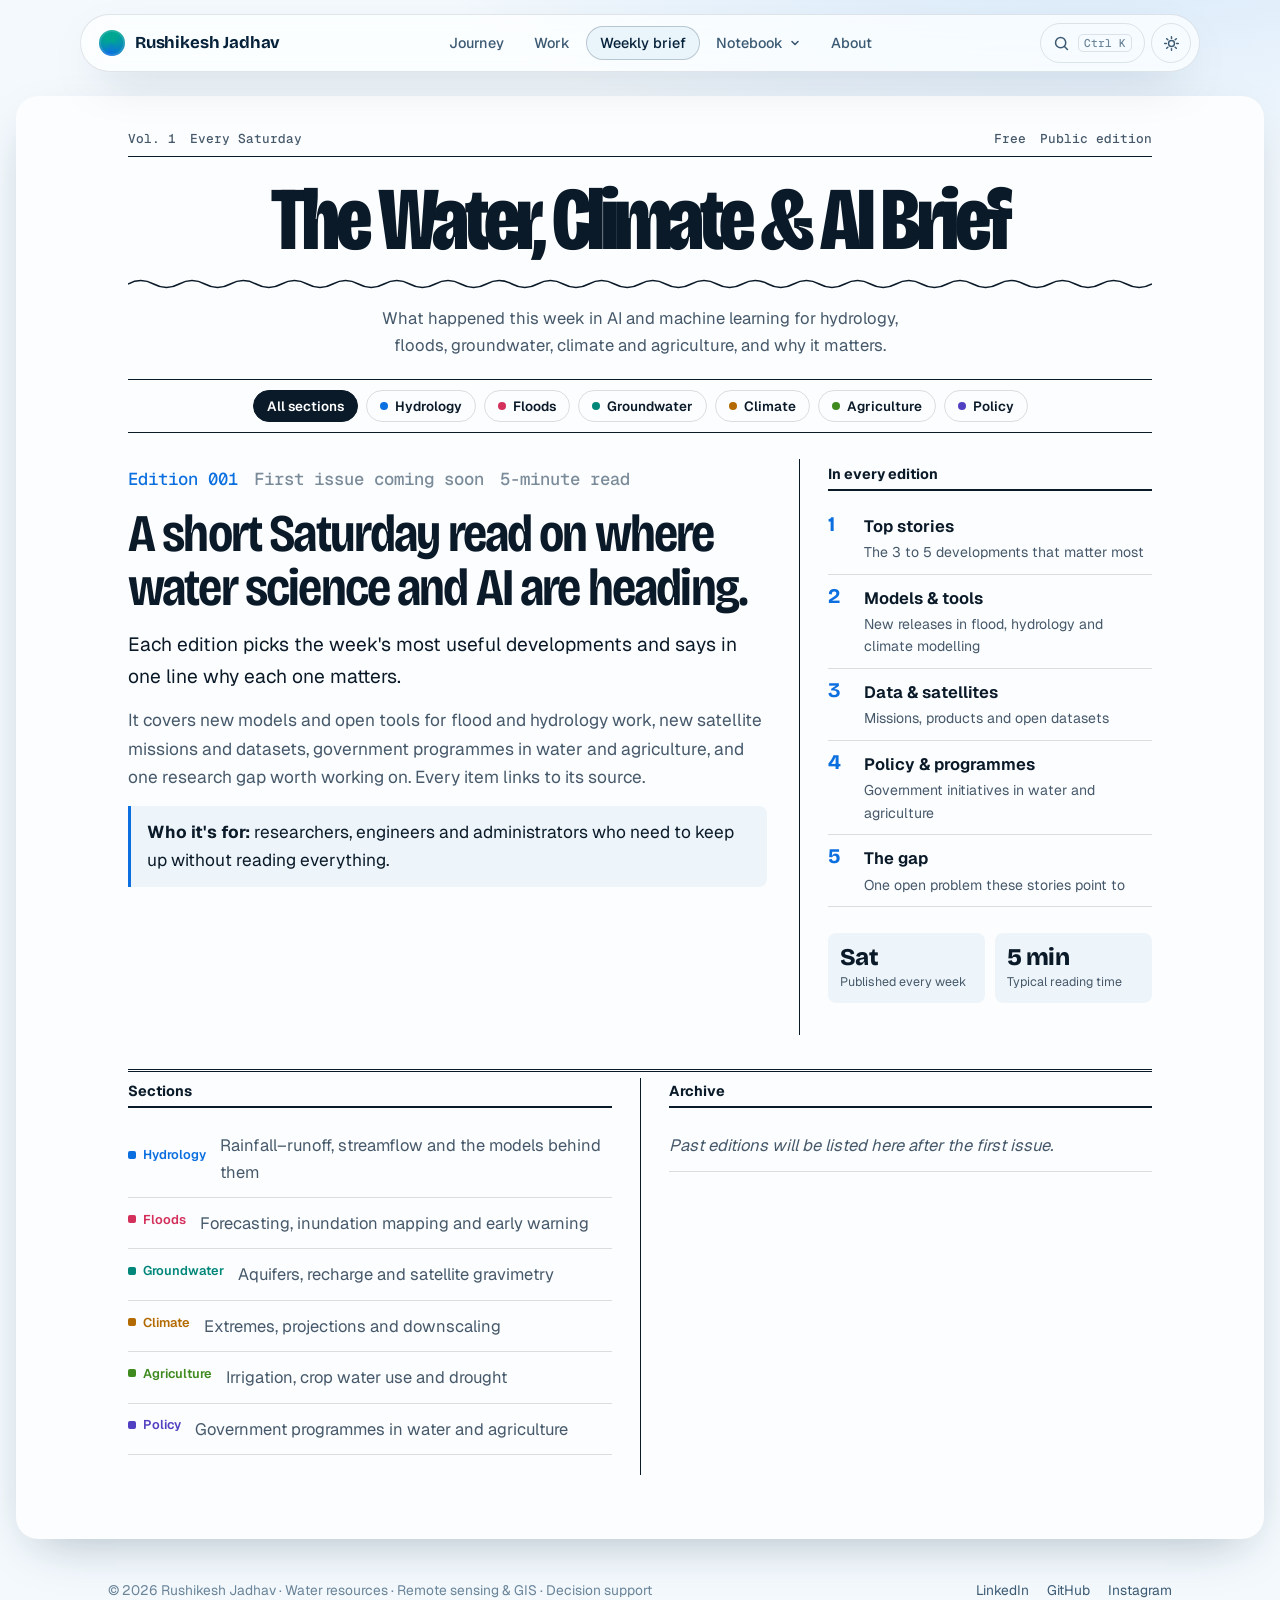
<file: brief.html>
<!DOCTYPE html>
<html lang="en">
<head>
<meta charset="UTF-8">
<meta name="viewport" content="width=device-width, initial-scale=1.0">
<title>The Water, Climate &amp; AI Brief — Rushikesh Jadhav</title>
<meta name="description" content="A weekly public digest of AI and machine learning in hydrology, flood modelling, groundwater, climate and agriculture.">
<meta name="author" content="Rushikesh Jadhav">
<link rel="canonical" href="https://jrushi29.github.io/brief.html">
<!-- Link preview (LinkedIn / WhatsApp / X). Add images/og-cover.png (1200x630) for a picture preview. -->
<meta property="og:type" content="website">
<meta property="og:title" content="The Water, Climate &amp; AI Brief — Rushikesh Jadhav">
<meta property="og:description" content="A weekly public digest of AI and machine learning in hydrology, flood modelling, groundwater, climate and agriculture.">
<meta property="og:url" content="https://jrushi29.github.io/brief.html">
<meta property="og:image" content="https://jrushi29.github.io/images/og-cover.png">
<meta name="twitter:card" content="summary_large_image">
<link rel="icon" href="images/favicon.svg" type="image/svg+xml">
<link rel="preconnect" href="https://fonts.googleapis.com">
<link rel="preconnect" href="https://fonts.gstatic.com" crossorigin>
<link href="https://fonts.googleapis.com/css2?family=Bricolage+Grotesque:opsz,wdth,wght@12..96,75..100,500..800&family=Geist:wght@400;500;600&family=Geist+Mono:wght@400;500;600&display=swap" rel="stylesheet">
<link rel="stylesheet" href="css/style.css">
<meta name="theme-color" content="#051425">
<script>(function(){var d=document.documentElement,t;try{t=localStorage.getItem('theme')}catch(e){}if(!t)t=matchMedia('(prefers-color-scheme: light)').matches?'light':'dark';d.setAttribute('data-theme',t);d.classList.add('js')})();</script>
</head>
<body data-page="brief">
<a class="skip" href="#main">Skip to content</a>
<div class="progress" aria-hidden="true"></div>
<header class="site-header">
  <div class="nav-shell">
    <a href="index.html" class="brand" aria-label="Rushikesh Jadhav, home"><span class="brand-mark" aria-hidden="true"></span><span class="brand-name">Rushikesh Jadhav</span></a>
    <nav class="main-nav" aria-label="Main">
      <ul class="nav-list">
        <li><a href="index.html" data-page="journey">Journey</a></li>
        <li><a href="dev-research.html" data-page="work">Work</a></li>
        <li><a href="brief.html" data-page="brief">Weekly brief</a></li>
        <li class="has-menu">
          <button class="menu-btn" type="button" aria-expanded="false" aria-controls="menu-notebook" data-page="notebook">Notebook <svg class="chev" viewBox="0 0 12 12" aria-hidden="true"><path d="M3 4.5L6 7.5L9 4.5" fill="none" stroke="currentColor" stroke-width="1.6" stroke-linecap="round" stroke-linejoin="round"/></svg></button>
          <div class="menu" id="menu-notebook">
            <a href="articles.html" data-sub="articles"><span class="mi c1"><svg viewBox="0 0 20 20" fill="none" stroke="currentColor" stroke-width="1.7" aria-hidden="true"><path d="M5 3h7l3 3v11H5z"/><path d="M8 9h5M8 12h5M8 15h3" stroke-linecap="round"/></svg></span><strong>Articles</strong><span class="d">Long-form notes on methods and tools</span></a>
            <a href="writing.html" data-sub="writing"><span class="mi c2"><svg viewBox="0 0 20 20" fill="none" stroke="currentColor" stroke-width="1.7" aria-hidden="true"><rect x="3" y="5" width="10" height="10" rx="2"/><path d="M13 9l4-2v6l-4-2z" stroke-linejoin="round"/></svg></span><strong>Writing &amp; vlogs</strong><span class="d">Essays, videos and talks</span></a>
            <a href="hobbies.html" data-sub="hobbies"><span class="mi c3"><svg viewBox="0 0 20 20" fill="none" stroke="currentColor" stroke-width="1.7" aria-hidden="true"><path d="M2 15l5-7 3 4 2-3 6 6z" stroke-linejoin="round"/><circle cx="14" cy="5" r="1.6"/></svg></span><strong>Hobbies</strong><span class="d">Travel, reading and opinions</span></a>
          </div>
        </li>
        <li><a href="about.html" data-page="about">About</a></li>
      </ul>
      <span class="nav-indicator" aria-hidden="true"></span>
    </nav>
    <div class="nav-tools">
      <button class="icon-btn cmd-btn" type="button" aria-label="Search the site"><svg viewBox="0 0 20 20" fill="none" stroke="currentColor" stroke-width="1.8" aria-hidden="true"><circle cx="9" cy="9" r="6"/><path d="M13.5 13.5L17 17" stroke-linecap="round"/></svg><kbd>Ctrl K</kbd></button>
      <button class="icon-btn theme-btn" type="button" aria-label="Switch light or dark theme"><svg class="moon" viewBox="0 0 20 20" fill="none" stroke="currentColor" stroke-width="1.7" aria-hidden="true"><path d="M16 12.5A6.5 6.5 0 017.5 4a6.5 6.5 0 108.5 8.5z" stroke-linejoin="round"/></svg><svg class="sun" viewBox="0 0 20 20" fill="none" stroke="currentColor" stroke-width="1.7" aria-hidden="true"><circle cx="10" cy="10" r="3.5"/><path d="M10 2v2M10 16v2M2 10h2M16 10h2M4.3 4.3l1.4 1.4M14.3 14.3l1.4 1.4M4.3 15.7l1.4-1.4M14.3 5.7l1.4-1.4" stroke-linecap="round"/></svg></button>
      <button class="icon-btn nav-toggle" type="button" aria-label="Open menu" aria-expanded="false"><span class="bars"></span></button>
    </div>
  </div>
</header>
<div class="cmdk" role="dialog" aria-modal="true" aria-label="Search the site">
  <div class="cmdk-backdrop"></div>
  <div class="cmdk-panel">
    <label class="cmdk-input"><svg viewBox="0 0 20 20" fill="none" stroke="currentColor" stroke-width="1.8" aria-hidden="true"><circle cx="9" cy="9" r="6"/><path d="M13.5 13.5L17 17" stroke-linecap="round"/></svg><input type="text" placeholder="Search pages and projects" aria-label="Search pages and projects" autocomplete="off" role="combobox" aria-expanded="true" aria-controls="cmdk-list"></label>
    <ul class="cmdk-list" id="cmdk-list" role="listbox"></ul>
    <div class="cmdk-foot"><span><kbd>↑</kbd><kbd>↓</kbd>Move</span><span><kbd>Enter</kbd>Open</span><span><kbd>Esc</kbd>Close</span></div>
  </div>
</div>

<main id="main">

<section class="paper">
  <div class="wrap">
    <header class="masthead">
      <p class="mast-top"><span><span>Vol. 1</span><span>Every Saturday</span></span><span><span>Free</span><span>Public edition</span></span></p>
      <h1>The Water, Climate &amp; AI Brief</h1>
      <svg class="wave-rule" viewBox="0 0 1000 14" preserveAspectRatio="none" aria-hidden="true"><path d="M0 7 Q 12.5 0 25 7 T 50 7 T 75 7 T 100 7 T 125 7 T 150 7 T 175 7 T 200 7 T 225 7 T 250 7 T 275 7 T 300 7 T 325 7 T 350 7 T 375 7 T 400 7 T 425 7 T 450 7 T 475 7 T 500 7 T 525 7 T 550 7 T 575 7 T 600 7 T 625 7 T 650 7 T 675 7 T 700 7 T 725 7 T 750 7 T 775 7 T 800 7 T 825 7 T 850 7 T 875 7 T 900 7 T 925 7 T 950 7 T 975 7 T 1000 7" fill="none" stroke="currentColor" stroke-width="1.5" vector-effect="non-scaling-stroke"/></svg>
      <p class="mast-sub">What happened this week in AI and machine learning for hydrology, floods, groundwater,
        climate and agriculture, and why it matters.</p>
      <nav class="sec-nav" aria-label="Filter by section"><button type="button" class="active" data-section="all" aria-pressed="true">All sections</button><button type="button" data-section="hydrology" aria-pressed="false">Hydrology</button><button type="button" data-section="floods" aria-pressed="false">Floods</button><button type="button" data-section="groundwater" aria-pressed="false">Groundwater</button><button type="button" data-section="climate" aria-pressed="false">Climate</button><button type="button" data-section="agriculture" aria-pressed="false">Agriculture</button><button type="button" data-section="policy" aria-pressed="false">Policy</button></nav>
    </header>

    <div class="front">
      <!-- LATEST EDITION: when a new edition is published, add it to the archive below and
           replace this lead story with its headline. Full edition pages use editions/_template.html. -->
      <article class="lead-story">
        <p class="edition-meta"><span class="no">Edition 001</span><span><!-- EDIT: date -->First issue coming soon</span><span>5-minute read</span></p>
        <h2>A short Saturday read on where water science and AI are heading.</h2>
        <p class="dek">Each edition picks the week's most useful developments and says in one line why each one matters.</p>
        <p>It covers new models and open tools for flood and hydrology work, new satellite missions and
          datasets, government programmes in water and agriculture, and one research gap worth working on.
          Every item links to its source.</p>
        <p class="why"><strong>Who it's for:</strong> researchers, engineers and administrators who need to keep up
          without reading everything.</p>
      </article>

      <aside class="rail" aria-label="In every edition">
        <h3>In every edition</h3>
        <ol class="contents">
          <li><strong>Top stories</strong><span>The 3 to 5 developments that matter most</span></li>
          <li><strong>Models &amp; tools</strong><span>New releases in flood, hydrology and climate modelling</span></li>
          <li><strong>Data &amp; satellites</strong><span>Missions, products and open datasets</span></li>
          <li><strong>Policy &amp; programmes</strong><span>Government initiatives in water and agriculture</span></li>
          <li><strong>The gap</strong><span>One open problem these stories point to</span></li>
        </ol>
        <div class="facts-strip">
          <div><b>Sat</b><span>Published every week</span></div>
          <div><b>5 min</b><span>Typical reading time</span></div>
        </div>
      </aside>
    </div>

    <div class="paper-cols">
      <section>
        <h3>Sections</h3>
        <ul class="archive sections-list"><li data-section="hydrology"><span class="sec-label">Hydrology</span><span>Rainfall–runoff, streamflow and the models behind them</span></li><li data-section="floods"><span class="sec-label">Floods</span><span>Forecasting, inundation mapping and early warning</span></li><li data-section="groundwater"><span class="sec-label">Groundwater</span><span>Aquifers, recharge and satellite gravimetry</span></li><li data-section="climate"><span class="sec-label">Climate</span><span>Extremes, projections and downscaling</span></li><li data-section="agriculture"><span class="sec-label">Agriculture</span><span>Irrigation, crop water use and drought</span></li><li data-section="policy"><span class="sec-label">Policy</span><span>Government programmes in water and agriculture</span></li></ul>
      </section>
      <section>
        <h3>Archive</h3>
        <!-- EDIT: one <li> per past edition, newest first. data-section lists the edition's main sections
             (space-separated) so the chips above can filter it:
             <li data-sections="floods hydrology"><span class="num">001</span><a href="editions/2026-11-07.html">Headline of the week</a><span class="date">07 Nov 2026</span></li> -->
        <ul class="archive" id="archive">
          <li class="empty">Past editions will be listed here after the first issue.</li>
        </ul>
        <p class="archive-none is-hidden">No editions in this section yet.</p>
      </section>
    </div>
  </div>
</section>

</main>

<footer class="site-footer">
  <div class="wrap">
    <p>&copy; <span id="year">2026</span> Rushikesh Jadhav &middot; Water resources &middot; Remote sensing &amp; GIS &middot; Decision support</p>
    <p class="foot-links">
      <!-- EDIT: replace with your real profile links -->
      <a href="https://www.linkedin.com/in/YOUR-LINKEDIN" target="_blank" rel="noopener">LinkedIn</a>
      <a href="https://github.com/JRushi29" target="_blank" rel="noopener">GitHub</a>
      <a href="https://www.instagram.com/YOUR-INSTAGRAM" target="_blank" rel="noopener">Instagram</a>
    </p>
  </div>
</footer>
<script src="js/main.js"></script>
</body>
</html>
</file>
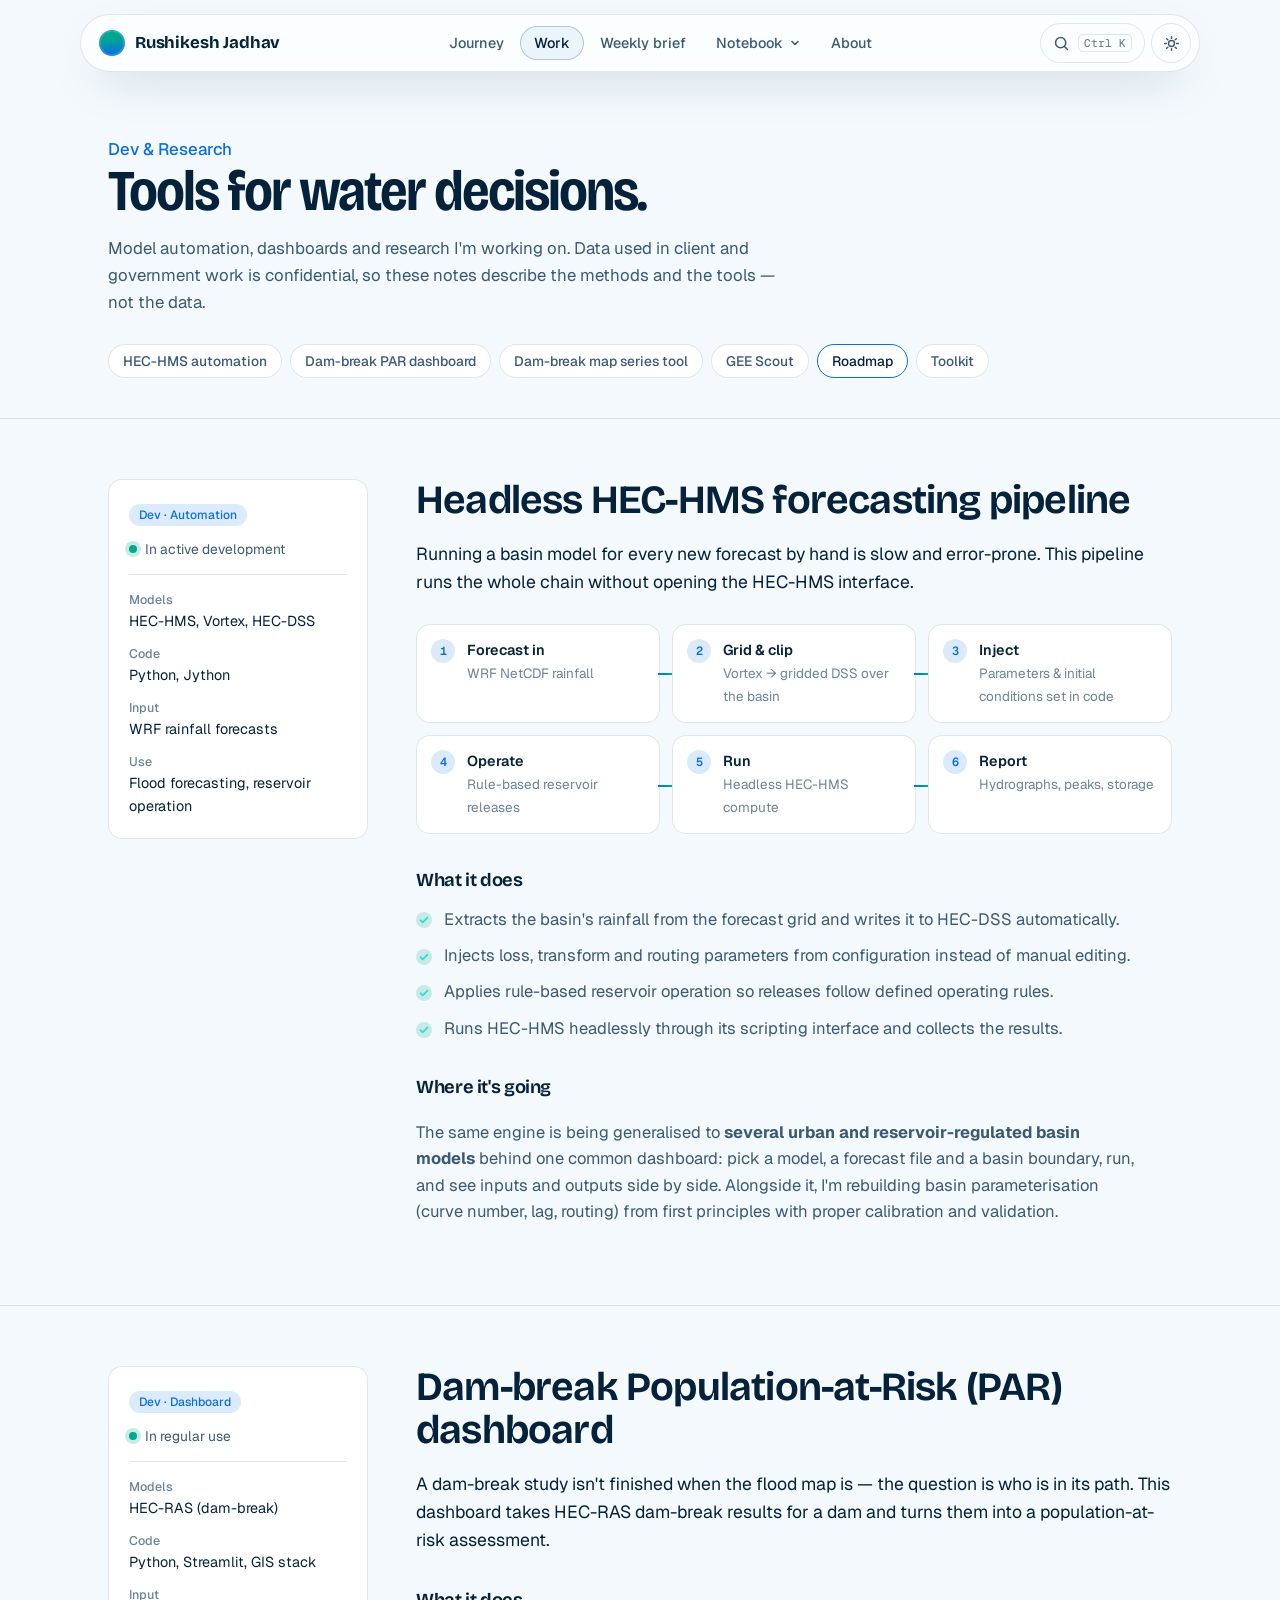
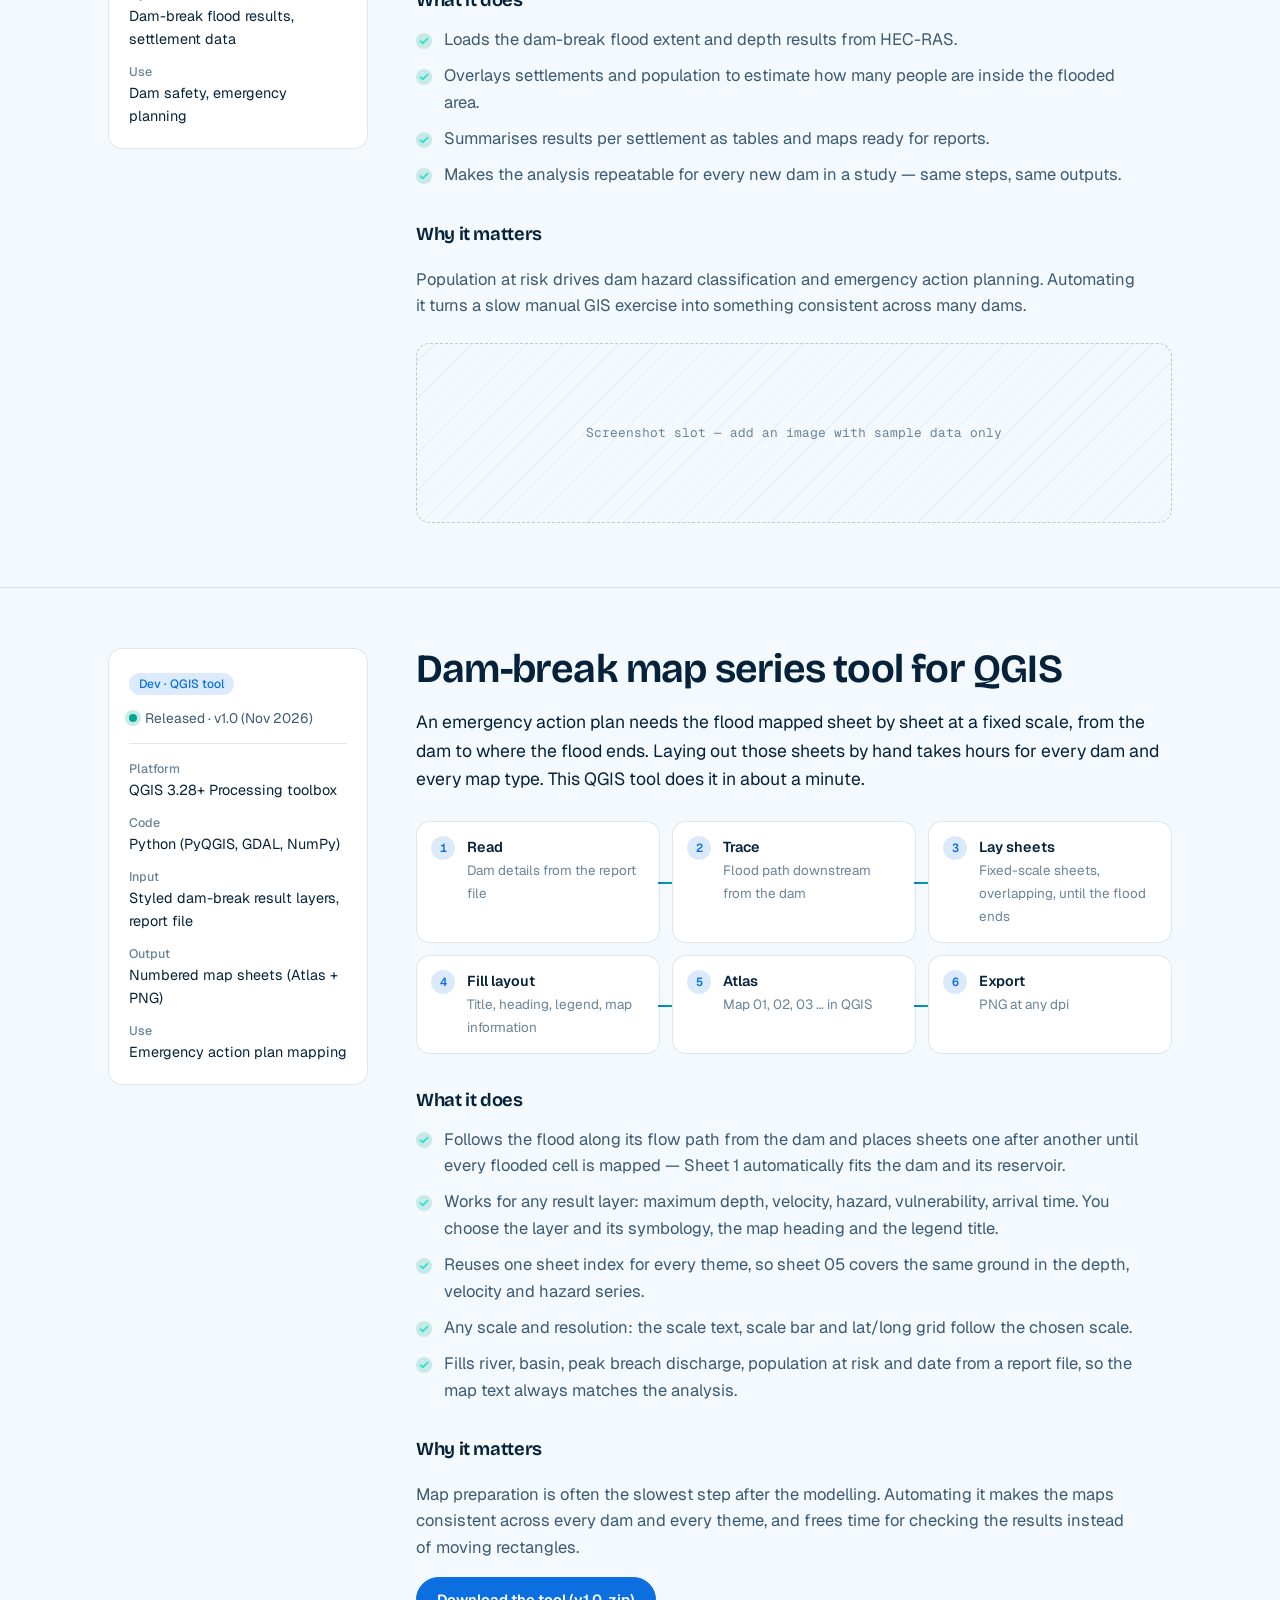
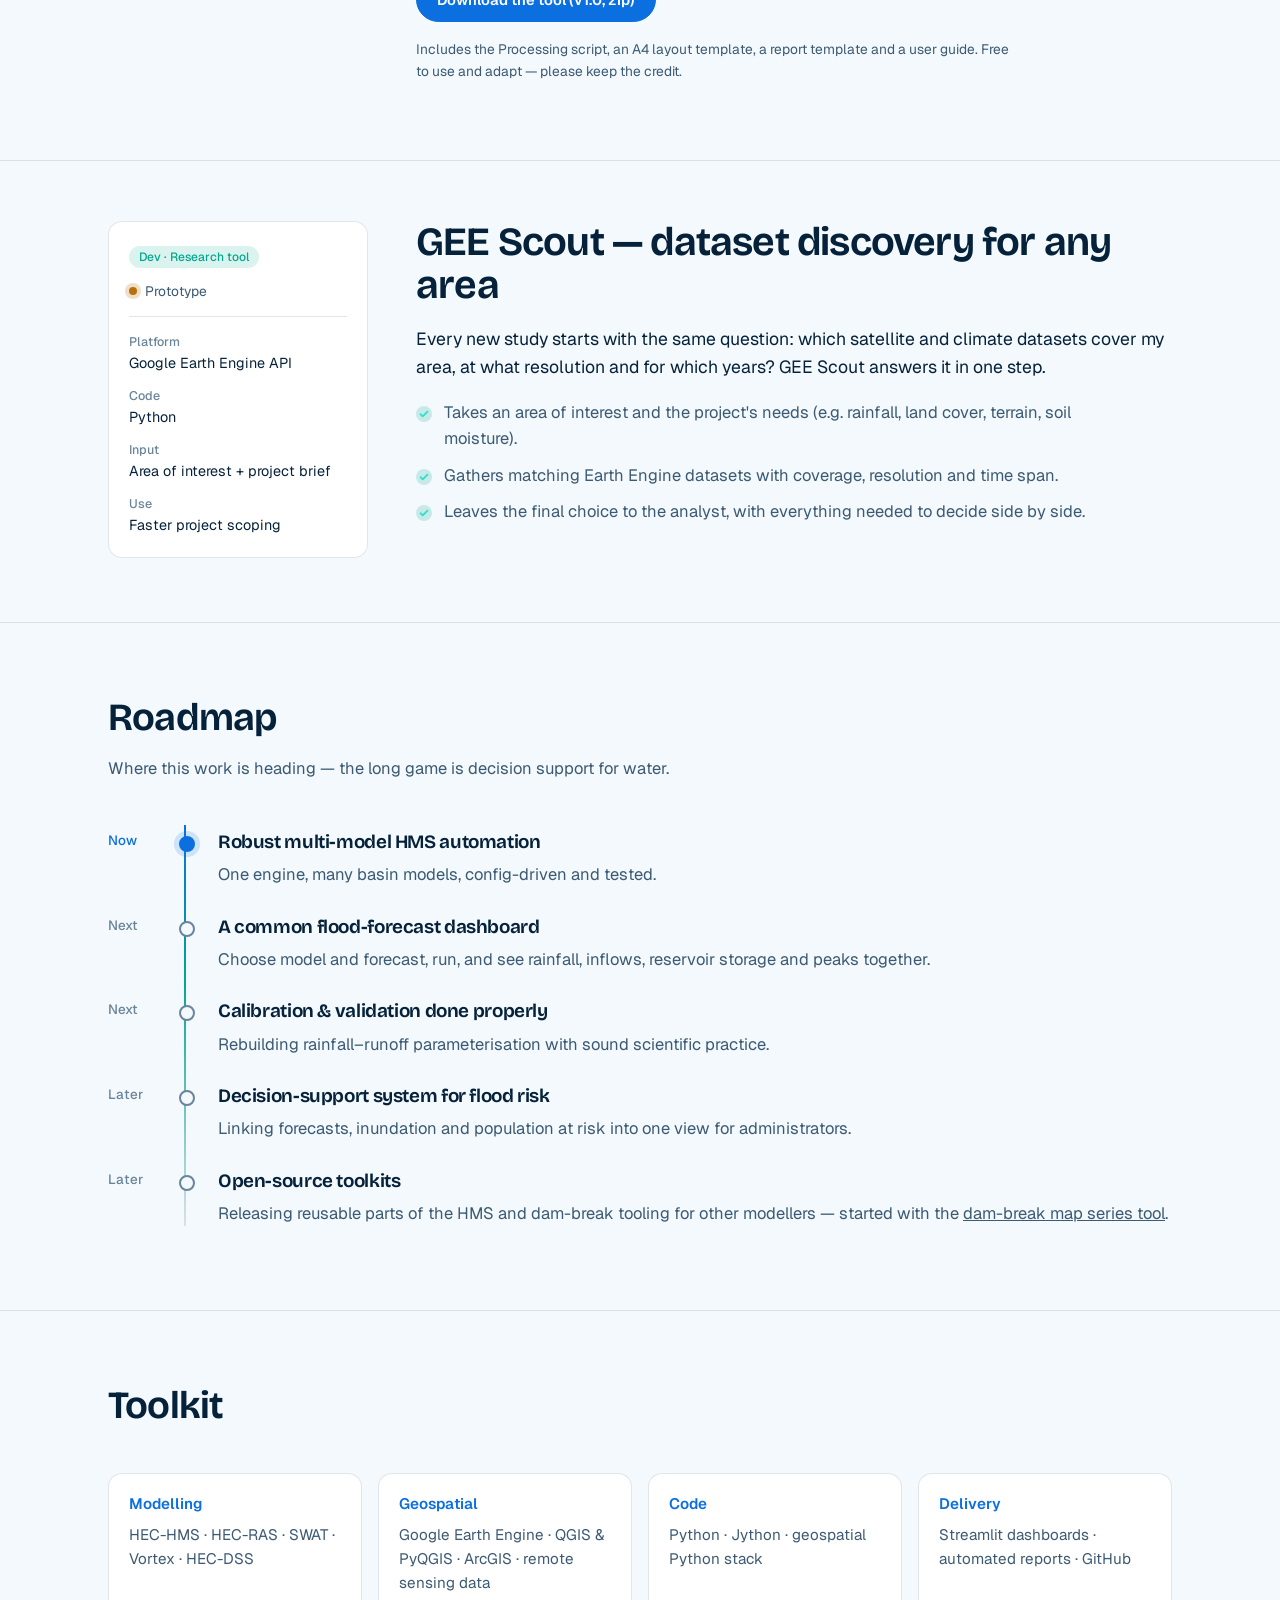
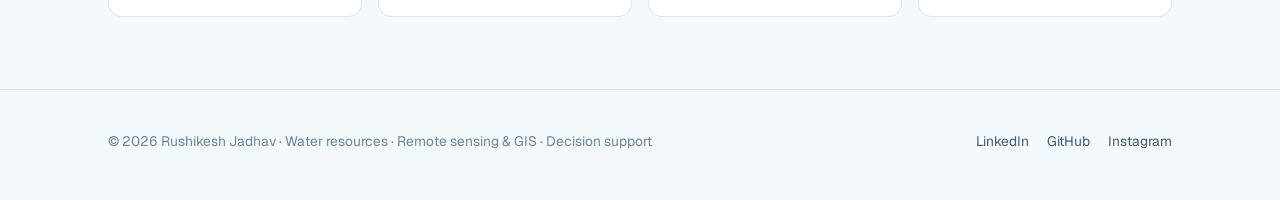
<file: dev-research.html>
<!DOCTYPE html>
<html lang="en">
<head>
<meta charset="UTF-8">
<meta name="viewport" content="width=device-width, initial-scale=1.0">
<title>Dev &amp; Research — Rushikesh Jadhav</title>
<meta name="description" content="HEC-HMS forecast automation, a dam-break population-at-risk dashboard, a QGIS dam-break map series tool, GEE Scout and the roadmap to flood decision support.">
<meta name="author" content="Rushikesh Jadhav">
<link rel="canonical" href="https://jrushi29.github.io/dev-research.html">
<!-- Link preview (LinkedIn / WhatsApp / X). Add images/og-cover.png (1200x630) for a picture preview. -->
<meta property="og:type" content="website">
<meta property="og:title" content="Dev &amp; Research — Rushikesh Jadhav">
<meta property="og:description" content="HEC-HMS forecast automation, a dam-break population-at-risk dashboard, a QGIS dam-break map series tool, GEE Scout and the roadmap to flood decision support.">
<meta property="og:url" content="https://jrushi29.github.io/dev-research.html">
<meta property="og:image" content="https://jrushi29.github.io/images/og-cover.png">
<meta name="twitter:card" content="summary_large_image">
<link rel="icon" href="images/favicon.svg" type="image/svg+xml">
<link rel="preconnect" href="https://fonts.googleapis.com">
<link rel="preconnect" href="https://fonts.gstatic.com" crossorigin>
<link href="https://fonts.googleapis.com/css2?family=Bricolage+Grotesque:opsz,wdth,wght@12..96,75..100,500..800&family=Geist:wght@400;500;600&family=Geist+Mono:wght@400;500;600&display=swap" rel="stylesheet">
<link rel="stylesheet" href="css/style.css">
<meta name="theme-color" content="#051425">
<script>(function(){var d=document.documentElement,t;try{t=localStorage.getItem('theme')}catch(e){}if(!t)t=matchMedia('(prefers-color-scheme: light)').matches?'light':'dark';d.setAttribute('data-theme',t);d.classList.add('js')})();</script>
</head>
<body data-page="work">
<a class="skip" href="#main">Skip to content</a>
<div class="progress" aria-hidden="true"></div>
<header class="site-header">
  <div class="nav-shell">
    <a href="index.html" class="brand" aria-label="Rushikesh Jadhav, home"><span class="brand-mark" aria-hidden="true"></span><span class="brand-name">Rushikesh Jadhav</span></a>
    <nav class="main-nav" aria-label="Main">
      <ul class="nav-list">
        <li><a href="index.html" data-page="journey">Journey</a></li>
        <li><a href="dev-research.html" data-page="work">Work</a></li>
        <li><a href="brief.html" data-page="brief">Weekly brief</a></li>
        <li class="has-menu">
          <button class="menu-btn" type="button" aria-expanded="false" aria-controls="menu-notebook" data-page="notebook">Notebook <svg class="chev" viewBox="0 0 12 12" aria-hidden="true"><path d="M3 4.5L6 7.5L9 4.5" fill="none" stroke="currentColor" stroke-width="1.6" stroke-linecap="round" stroke-linejoin="round"/></svg></button>
          <div class="menu" id="menu-notebook">
            <a href="articles.html" data-sub="articles"><span class="mi c1"><svg viewBox="0 0 20 20" fill="none" stroke="currentColor" stroke-width="1.7" aria-hidden="true"><path d="M5 3h7l3 3v11H5z"/><path d="M8 9h5M8 12h5M8 15h3" stroke-linecap="round"/></svg></span><strong>Articles</strong><span class="d">Long-form notes on methods and tools</span></a>
            <a href="writing.html" data-sub="writing"><span class="mi c2"><svg viewBox="0 0 20 20" fill="none" stroke="currentColor" stroke-width="1.7" aria-hidden="true"><rect x="3" y="5" width="10" height="10" rx="2"/><path d="M13 9l4-2v6l-4-2z" stroke-linejoin="round"/></svg></span><strong>Writing &amp; vlogs</strong><span class="d">Essays, videos and talks</span></a>
            <a href="hobbies.html" data-sub="hobbies"><span class="mi c3"><svg viewBox="0 0 20 20" fill="none" stroke="currentColor" stroke-width="1.7" aria-hidden="true"><path d="M2 15l5-7 3 4 2-3 6 6z" stroke-linejoin="round"/><circle cx="14" cy="5" r="1.6"/></svg></span><strong>Hobbies</strong><span class="d">Travel, reading and opinions</span></a>
          </div>
        </li>
        <li><a href="about.html" data-page="about">About</a></li>
      </ul>
      <span class="nav-indicator" aria-hidden="true"></span>
    </nav>
    <div class="nav-tools">
      <button class="icon-btn cmd-btn" type="button" aria-label="Search the site"><svg viewBox="0 0 20 20" fill="none" stroke="currentColor" stroke-width="1.8" aria-hidden="true"><circle cx="9" cy="9" r="6"/><path d="M13.5 13.5L17 17" stroke-linecap="round"/></svg><kbd>Ctrl K</kbd></button>
      <button class="icon-btn theme-btn" type="button" aria-label="Switch light or dark theme"><svg class="moon" viewBox="0 0 20 20" fill="none" stroke="currentColor" stroke-width="1.7" aria-hidden="true"><path d="M16 12.5A6.5 6.5 0 017.5 4a6.5 6.5 0 108.5 8.5z" stroke-linejoin="round"/></svg><svg class="sun" viewBox="0 0 20 20" fill="none" stroke="currentColor" stroke-width="1.7" aria-hidden="true"><circle cx="10" cy="10" r="3.5"/><path d="M10 2v2M10 16v2M2 10h2M16 10h2M4.3 4.3l1.4 1.4M14.3 14.3l1.4 1.4M4.3 15.7l1.4-1.4M14.3 5.7l1.4-1.4" stroke-linecap="round"/></svg></button>
      <button class="icon-btn nav-toggle" type="button" aria-label="Open menu" aria-expanded="false"><span class="bars"></span></button>
    </div>
  </div>
</header>
<div class="cmdk" role="dialog" aria-modal="true" aria-label="Search the site">
  <div class="cmdk-backdrop"></div>
  <div class="cmdk-panel">
    <label class="cmdk-input"><svg viewBox="0 0 20 20" fill="none" stroke="currentColor" stroke-width="1.8" aria-hidden="true"><circle cx="9" cy="9" r="6"/><path d="M13.5 13.5L17 17" stroke-linecap="round"/></svg><input type="text" placeholder="Search pages and projects" aria-label="Search pages and projects" autocomplete="off" role="combobox" aria-expanded="true" aria-controls="cmdk-list"></label>
    <ul class="cmdk-list" id="cmdk-list" role="listbox"></ul>
    <div class="cmdk-foot"><span><kbd>↑</kbd><kbd>↓</kbd>Move</span><span><kbd>Enter</kbd>Open</span><span><kbd>Esc</kbd>Close</span></div>
  </div>
</div>

<main id="main">

<section class="page-head">
  <div class="wrap">
    <p class="kicker" style="color: var(--blue);">Dev &amp; Research</p>
    <h1>Tools for water decisions.</h1>
    <p>Model automation, dashboards and research I'm working on. Data used in client and government work
      is confidential, so these notes describe the methods and the tools &mdash; not the data.</p>
    <nav class="toc" aria-label="On this page">
      <a href="#hms">HEC-HMS automation</a>
      <a href="#par">Dam-break PAR dashboard</a>
      <a href="#maps">Dam-break map series tool</a>
      <a href="#gee">GEE Scout</a>
      <a href="#roadmap">Roadmap</a>
      <a href="#stack">Toolkit</a>
    </nav>
  </div>
</section>

<section class="project" id="hms">
  <div class="wrap project-grid">
    <div class="project-side">
      <span class="tag dev">Dev &middot; Automation</span>
      <p class="status"><span class="dot live"></span>In active development</p>
      <dl class="facts">
        <dt>Models</dt><dd>HEC-HMS, Vortex, HEC-DSS</dd>
        <dt>Code</dt><dd>Python, Jython</dd>
        <dt>Input</dt><dd>WRF rainfall forecasts</dd>
        <dt>Use</dt><dd>Flood forecasting, reservoir operation</dd>
      </dl>
    </div>
    <div class="project-body">
      <h2>Headless HEC-HMS forecasting pipeline</h2>
      <p class="lead">Running a basin model for every new forecast by hand is slow and error-prone. This pipeline
        runs the whole chain without opening the HEC-HMS interface.</p>
      <ol class="flow" aria-label="Pipeline stages">
        <li><strong>Forecast in</strong><span>WRF NetCDF rainfall</span></li>
        <li><strong>Grid &amp; clip</strong><span>Vortex &rarr; gridded DSS over the basin</span></li>
        <li><strong>Inject</strong><span>Parameters &amp; initial conditions set in code</span></li>
        <li><strong>Operate</strong><span>Rule-based reservoir releases</span></li>
        <li><strong>Run</strong><span>Headless HEC-HMS compute</span></li>
        <li><strong>Report</strong><span>Hydrographs, peaks, storage</span></li>
      </ol>
      <h3>What it does</h3>
      <ul class="ticks">
        <li>Extracts the basin's rainfall from the forecast grid and writes it to HEC-DSS automatically.</li>
        <li>Injects loss, transform and routing parameters from configuration instead of manual editing.</li>
        <li>Applies rule-based reservoir operation so releases follow defined operating rules.</li>
        <li>Runs HEC-HMS headlessly through its scripting interface and collects the results.</li>
      </ul>
      <h3>Where it's going</h3>
      <p>The same engine is being generalised to <strong>several urban and reservoir-regulated basin models</strong>
        behind one common dashboard: pick a model, a forecast file and a basin boundary, run, and see inputs and
        outputs side by side. Alongside it, I'm rebuilding basin parameterisation (curve number, lag, routing)
        from first principles with proper calibration and validation.</p>
    </div>
  </div>
</section>

<section class="project" id="par">
  <div class="wrap project-grid">
    <div class="project-side">
      <span class="tag dev">Dev &middot; Dashboard</span>
      <p class="status"><span class="dot live"></span>In regular use</p>
      <dl class="facts">
        <dt>Models</dt><dd>HEC-RAS (dam-break)</dd>
        <dt>Code</dt><dd>Python, Streamlit, GIS stack</dd>
        <dt>Input</dt><dd>Dam-break flood results, settlement data</dd>
        <dt>Use</dt><dd>Dam safety, emergency planning</dd>
      </dl>
    </div>
    <div class="project-body">
      <h2>Dam-break Population-at-Risk (PAR) dashboard</h2>
      <p class="lead">A dam-break study isn't finished when the flood map is &mdash; the question is who is in
        its path. This dashboard takes HEC-RAS dam-break results for a dam and turns them into a
        population-at-risk assessment.</p>
      <!-- VERIFY: adjust this list so it matches exactly what your dashboard does -->
      <h3>What it does</h3>
      <ul class="ticks">
        <li>Loads the dam-break flood extent and depth results from HEC-RAS.</li>
        <li>Overlays settlements and population to estimate how many people are inside the flooded area.</li>
        <li>Summarises results per settlement as tables and maps ready for reports.</li>
        <li>Makes the analysis repeatable for every new dam in a study &mdash; same steps, same outputs.</li>
      </ul>
      <h3>Why it matters</h3>
      <p>Population at risk drives dam hazard classification and emergency action planning. Automating it
        turns a slow manual GIS exercise into something consistent across many dams.</p>
      <div class="media-slot">
        <!-- EDIT: add a screenshot (images/par-dashboard.png) with dummy data, e.g.
             <img src="images/par-dashboard.png" alt="PAR dashboard screenshot"> -->
        <span>Screenshot slot &mdash; add an image with sample data only</span>
      </div>
    </div>
  </div>
</section>

<section class="project" id="maps">
  <div class="wrap project-grid">
    <div class="project-side">
      <span class="tag dev">Dev &middot; QGIS tool</span>
      <p class="status"><span class="dot live"></span>Released &middot; v1.0 (Nov 2026)</p>
      <dl class="facts">
        <dt>Platform</dt><dd>QGIS 3.28+ Processing toolbox</dd>
        <dt>Code</dt><dd>Python (PyQGIS, GDAL, NumPy)</dd>
        <dt>Input</dt><dd>Styled dam-break result layers, report file</dd>
        <dt>Output</dt><dd>Numbered map sheets (Atlas + PNG)</dd>
        <dt>Use</dt><dd>Emergency action plan mapping</dd>
      </dl>
    </div>
    <div class="project-body">
      <h2>Dam-break map series tool for QGIS</h2>
      <p class="lead">An emergency action plan needs the flood mapped sheet by sheet at a fixed scale, from the dam
        to where the flood ends. Laying out those sheets by hand takes hours for every dam and every map type.
        This QGIS tool does it in about a minute.</p>
      <ol class="flow" aria-label="Tool stages">
        <li><strong>Read</strong><span>Dam details from the report file</span></li>
        <li><strong>Trace</strong><span>Flood path downstream from the dam</span></li>
        <li><strong>Lay sheets</strong><span>Fixed-scale sheets, overlapping, until the flood ends</span></li>
        <li><strong>Fill layout</strong><span>Title, heading, legend, map information</span></li>
        <li><strong>Atlas</strong><span>Map 01, 02, 03 &hellip; in QGIS</span></li>
        <li><strong>Export</strong><span>PNG at any dpi</span></li>
      </ol>
      <h3>What it does</h3>
      <ul class="ticks">
        <li>Follows the flood along its flow path from the dam and places sheets one after another until every
          flooded cell is mapped &mdash; Sheet 1 automatically fits the dam and its reservoir.</li>
        <li>Works for any result layer: maximum depth, velocity, hazard, vulnerability, arrival time. You choose
          the layer and its symbology, the map heading and the legend title.</li>
        <li>Reuses one sheet index for every theme, so sheet 05 covers the same ground in the depth, velocity and
          hazard series.</li>
        <li>Any scale and resolution: the scale text, scale bar and lat/long grid follow the chosen scale.</li>
        <li>Fills river, basin, peak breach discharge, population at risk and date from a report file, so the
          map text always matches the analysis.</li>
      </ul>
      <h3>Why it matters</h3>
      <p>Map preparation is often the slowest step after the modelling. Automating it makes the maps consistent
        across every dam and every theme, and frees time for checking the results instead of moving rectangles.</p>
      <p>
        <a class="btn primary" href="downloads/DamBreak_Map_Series_v1.0.zip" download>Download the tool (v1.0, zip)</a>
      </p>
      <p class="status">Includes the Processing script, an A4 layout template, a report template and a user guide.
        Free to use and adapt &mdash; please keep the credit.</p>
    </div>
  </div>
</section>

<section class="project" id="gee">
  <div class="wrap project-grid">
    <div class="project-side">
      <span class="tag research">Dev &middot; Research tool</span>
      <p class="status"><span class="dot build"></span>Prototype</p>
      <dl class="facts">
        <dt>Platform</dt><dd>Google Earth Engine API</dd>
        <dt>Code</dt><dd>Python</dd>
        <dt>Input</dt><dd>Area of interest + project brief</dd>
        <dt>Use</dt><dd>Faster project scoping</dd>
      </dl>
    </div>
    <div class="project-body">
      <h2>GEE Scout &mdash; dataset discovery for any area</h2>
      <p class="lead">Every new study starts with the same question: which satellite and climate datasets cover my
        area, at what resolution and for which years? GEE Scout answers it in one step.</p>
      <ul class="ticks">
        <li>Takes an area of interest and the project's needs (e.g. rainfall, land cover, terrain, soil moisture).</li>
        <li>Gathers matching Earth Engine datasets with coverage, resolution and time span.</li>
        <li>Leaves the final choice to the analyst, with everything needed to decide side by side.</li>
      </ul>
    </div>
  </div>
</section>

<section class="roadmap" id="roadmap">
  <div class="wrap">
    <div class="section-head">
      <h2>Roadmap</h2>
      <p>Where this work is heading &mdash; the long game is decision support for water.</p>
    </div>
    <ol class="timeline">
      <li class="now">
        <span class="when">Now</span>
        <div><h3>Robust multi-model HMS automation</h3>
          <p>One engine, many basin models, config-driven and tested.</p></div>
      </li>
      <li>
        <span class="when">Next</span>
        <div><h3>A common flood-forecast dashboard</h3>
          <p>Choose model and forecast, run, and see rainfall, inflows, reservoir storage and peaks together.</p></div>
      </li>
      <li>
        <span class="when">Next</span>
        <div><h3>Calibration &amp; validation done properly</h3>
          <p>Rebuilding rainfall&ndash;runoff parameterisation with sound scientific practice.</p></div>
      </li>
      <li>
        <span class="when">Later</span>
        <div><h3>Decision-support system for flood risk</h3>
          <p>Linking forecasts, inundation and population at risk into one view for administrators.</p></div>
      </li>
      <li>
        <span class="when">Later</span>
        <div><h3>Open-source toolkits</h3>
          <p>Releasing reusable parts of the HMS and dam-break tooling for other modellers &mdash; started with the
            <a href="#maps">dam-break map series tool</a>.</p></div>
      </li>
    </ol>
  </div>
</section>

<section class="stack" id="stack">
  <div class="wrap">
    <div class="section-head"><h2>Toolkit</h2></div>
    <div class="stack-grid">
      <div><h3>Modelling</h3><p>HEC-HMS &middot; HEC-RAS &middot; SWAT &middot; Vortex &middot; HEC-DSS</p></div>
      <div><h3>Geospatial</h3><p>Google Earth Engine &middot; QGIS &amp; PyQGIS &middot; ArcGIS &middot; remote sensing data</p></div>
      <div><h3>Code</h3><p>Python &middot; Jython &middot; geospatial Python stack</p></div>
      <div><h3>Delivery</h3><p>Streamlit dashboards &middot; automated reports &middot; GitHub</p></div>
    </div>
  </div>
</section>

</main>

<footer class="site-footer">
  <div class="wrap">
    <p>&copy; <span id="year">2026</span> Rushikesh Jadhav &middot; Water resources &middot; Remote sensing &amp; GIS &middot; Decision support</p>
    <p class="foot-links">
      <!-- EDIT: replace with your real profile links -->
      <a href="https://www.linkedin.com/in/YOUR-LINKEDIN" target="_blank" rel="noopener">LinkedIn</a>
      <a href="https://github.com/JRushi29" target="_blank" rel="noopener">GitHub</a>
      <a href="https://www.instagram.com/YOUR-INSTAGRAM" target="_blank" rel="noopener">Instagram</a>
    </p>
  </div>
</footer>
<script src="js/main.js"></script>
</body>
</html>
</file>
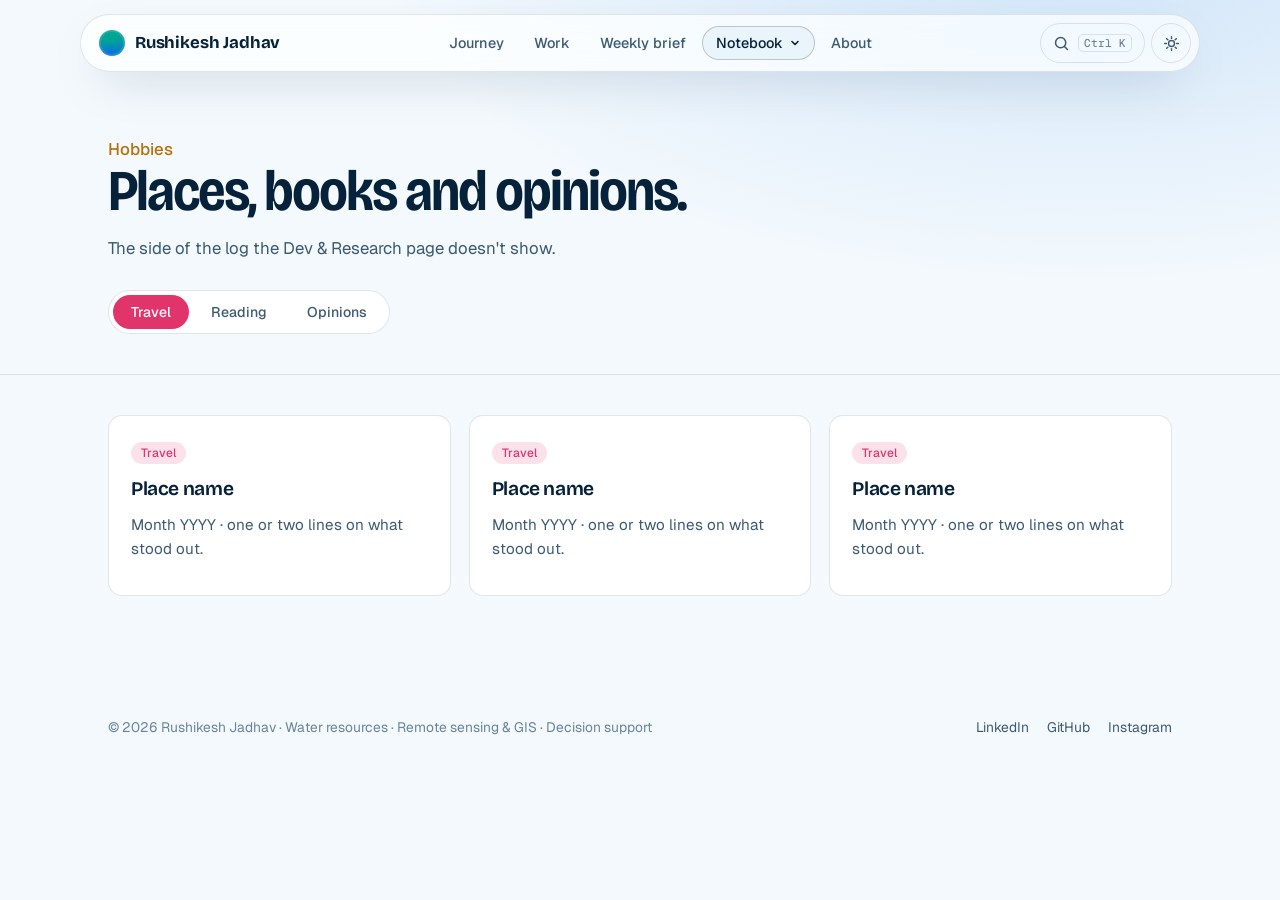
<file: hobbies.html>
<!DOCTYPE html>
<html lang="en">
<head>
<meta charset="UTF-8">
<meta name="viewport" content="width=device-width, initial-scale=1.0">
<title>Hobbies — Rushikesh Jadhav</title>
<meta name="description" content="Rushikesh Jadhav — remote sensing & GIS researcher in water resources. Hydrological & hydraulic modelling, flood risk, automation and decision-support dashboards.">
<meta name="author" content="Rushikesh Jadhav">
<link rel="canonical" href="https://jrushi29.github.io/hobbies.html">
<!-- Link preview (LinkedIn / WhatsApp / X). Add images/og-cover.png (1200x630) for a picture preview. -->
<meta property="og:type" content="website">
<meta property="og:title" content="Hobbies — Rushikesh Jadhav">
<meta property="og:description" content="Rushikesh Jadhav — remote sensing & GIS researcher in water resources. Hydrological & hydraulic modelling, flood risk, automation and decision-support dashboards.">
<meta property="og:url" content="https://jrushi29.github.io/hobbies.html">
<meta property="og:image" content="https://jrushi29.github.io/images/og-cover.png">
<meta name="twitter:card" content="summary_large_image">
<link rel="icon" href="images/favicon.svg" type="image/svg+xml">
<link rel="preconnect" href="https://fonts.googleapis.com">
<link rel="preconnect" href="https://fonts.gstatic.com" crossorigin>
<link href="https://fonts.googleapis.com/css2?family=Bricolage+Grotesque:opsz,wdth,wght@12..96,75..100,500..800&family=Geist:wght@400;500;600&family=Geist+Mono:wght@400;500;600&display=swap" rel="stylesheet">
<link rel="stylesheet" href="css/style.css">
<meta name="theme-color" content="#051425">
<script>(function(){var d=document.documentElement,t;try{t=localStorage.getItem('theme')}catch(e){}if(!t)t=matchMedia('(prefers-color-scheme: light)').matches?'light':'dark';d.setAttribute('data-theme',t);d.classList.add('js')})();</script>
</head>
<body data-page="notebook" data-sub="hobbies">
<a class="skip" href="#main">Skip to content</a>
<div class="progress" aria-hidden="true"></div>
<header class="site-header">
  <div class="nav-shell">
    <a href="index.html" class="brand" aria-label="Rushikesh Jadhav, home"><span class="brand-mark" aria-hidden="true"></span><span class="brand-name">Rushikesh Jadhav</span></a>
    <nav class="main-nav" aria-label="Main">
      <ul class="nav-list">
        <li><a href="index.html" data-page="journey">Journey</a></li>
        <li><a href="dev-research.html" data-page="work">Work</a></li>
        <li><a href="brief.html" data-page="brief">Weekly brief</a></li>
        <li class="has-menu">
          <button class="menu-btn" type="button" aria-expanded="false" aria-controls="menu-notebook" data-page="notebook">Notebook <svg class="chev" viewBox="0 0 12 12" aria-hidden="true"><path d="M3 4.5L6 7.5L9 4.5" fill="none" stroke="currentColor" stroke-width="1.6" stroke-linecap="round" stroke-linejoin="round"/></svg></button>
          <div class="menu" id="menu-notebook">
            <a href="articles.html" data-sub="articles"><span class="mi c1"><svg viewBox="0 0 20 20" fill="none" stroke="currentColor" stroke-width="1.7" aria-hidden="true"><path d="M5 3h7l3 3v11H5z"/><path d="M8 9h5M8 12h5M8 15h3" stroke-linecap="round"/></svg></span><strong>Articles</strong><span class="d">Long-form notes on methods and tools</span></a>
            <a href="writing.html" data-sub="writing"><span class="mi c2"><svg viewBox="0 0 20 20" fill="none" stroke="currentColor" stroke-width="1.7" aria-hidden="true"><rect x="3" y="5" width="10" height="10" rx="2"/><path d="M13 9l4-2v6l-4-2z" stroke-linejoin="round"/></svg></span><strong>Writing &amp; vlogs</strong><span class="d">Essays, videos and talks</span></a>
            <a href="hobbies.html" data-sub="hobbies"><span class="mi c3"><svg viewBox="0 0 20 20" fill="none" stroke="currentColor" stroke-width="1.7" aria-hidden="true"><path d="M2 15l5-7 3 4 2-3 6 6z" stroke-linejoin="round"/><circle cx="14" cy="5" r="1.6"/></svg></span><strong>Hobbies</strong><span class="d">Travel, reading and opinions</span></a>
          </div>
        </li>
        <li><a href="about.html" data-page="about">About</a></li>
      </ul>
      <span class="nav-indicator" aria-hidden="true"></span>
    </nav>
    <div class="nav-tools">
      <button class="icon-btn cmd-btn" type="button" aria-label="Search the site"><svg viewBox="0 0 20 20" fill="none" stroke="currentColor" stroke-width="1.8" aria-hidden="true"><circle cx="9" cy="9" r="6"/><path d="M13.5 13.5L17 17" stroke-linecap="round"/></svg><kbd>Ctrl K</kbd></button>
      <button class="icon-btn theme-btn" type="button" aria-label="Switch light or dark theme"><svg class="moon" viewBox="0 0 20 20" fill="none" stroke="currentColor" stroke-width="1.7" aria-hidden="true"><path d="M16 12.5A6.5 6.5 0 017.5 4a6.5 6.5 0 108.5 8.5z" stroke-linejoin="round"/></svg><svg class="sun" viewBox="0 0 20 20" fill="none" stroke="currentColor" stroke-width="1.7" aria-hidden="true"><circle cx="10" cy="10" r="3.5"/><path d="M10 2v2M10 16v2M2 10h2M16 10h2M4.3 4.3l1.4 1.4M14.3 14.3l1.4 1.4M4.3 15.7l1.4-1.4M14.3 5.7l1.4-1.4" stroke-linecap="round"/></svg></button>
      <button class="icon-btn nav-toggle" type="button" aria-label="Open menu" aria-expanded="false"><span class="bars"></span></button>
    </div>
  </div>
</header>
<div class="cmdk" role="dialog" aria-modal="true" aria-label="Search the site">
  <div class="cmdk-backdrop"></div>
  <div class="cmdk-panel">
    <label class="cmdk-input"><svg viewBox="0 0 20 20" fill="none" stroke="currentColor" stroke-width="1.8" aria-hidden="true"><circle cx="9" cy="9" r="6"/><path d="M13.5 13.5L17 17" stroke-linecap="round"/></svg><input type="text" placeholder="Search pages and projects" aria-label="Search pages and projects" autocomplete="off" role="combobox" aria-expanded="true" aria-controls="cmdk-list"></label>
    <ul class="cmdk-list" id="cmdk-list" role="listbox"></ul>
    <div class="cmdk-foot"><span><kbd>↑</kbd><kbd>↓</kbd>Move</span><span><kbd>Enter</kbd>Open</span><span><kbd>Esc</kbd>Close</span></div>
  </div>
</div>

<main id="main">

<section class="page-head">
  <div class="wrap">
    <p class="kicker" style="color: var(--sand);">Hobbies</p>
    <h1>Places, books and opinions.</h1>
    <p>The side of the log the Dev &amp; Research page doesn't show.</p>
    <div class="subtabs" role="tablist">
      <button class="active" data-tab="travel" role="tab">Travel</button>
      <button data-tab="reading" role="tab">Reading</button>
      <button data-tab="opinions" role="tab">Opinions</button>
    </div>
  </div>
</section>

<div class="wrap">
  <section class="subpanel active" id="travel">
    <div class="card-grid">
      <!-- EDIT: one card per trip. Add a photo with <img src="images/trip.jpg" alt="..."> above the tag. -->
      <div class="card"><span class="tag hobbies">Travel</span><h3>Place name</h3>
        <p>Month YYYY &middot; one or two lines on what stood out.</p></div>
      <div class="card"><span class="tag hobbies">Travel</span><h3>Place name</h3>
        <p>Month YYYY &middot; one or two lines on what stood out.</p></div>
      <div class="card"><span class="tag hobbies">Travel</span><h3>Place name</h3>
        <p>Month YYYY &middot; one or two lines on what stood out.</p></div>
    </div>
  </section>

  <section class="subpanel" id="reading">
    <div class="card-grid">
      <!-- EDIT: one card per book. -->
      <div class="card"><span class="tag hobbies">Reading</span><h3>Book title</h3>
        <p class="byline">Author</p><p>Reading / finished &middot; one-line takeaway.</p></div>
      <div class="card"><span class="tag hobbies">Reading</span><h3>Book title</h3>
        <p class="byline">Author</p><p>Reading / finished &middot; one-line takeaway.</p></div>
      <div class="card"><span class="tag hobbies">Reading</span><h3>Book title</h3>
        <p class="byline">Author</p><p>Reading / finished &middot; one-line takeaway.</p></div>
    </div>
  </section>

  <section class="subpanel" id="opinions">
    <div class="log">
      <!-- EDIT: short takes, one per entry. -->
      <article class="entry">
        <div class="meta"><span class="num">O01</span>YYYY.MM.DD</div>
        <div><span class="tag hobbies">Opinion</span><h3>A short take</h3>
          <p>A few sentences. Opinions held loosely.</p></div>
      </article>
    </div>
  </section>
</div>

</main>

<footer class="site-footer">
  <div class="wrap">
    <p>&copy; <span id="year">2026</span> Rushikesh Jadhav &middot; Water resources &middot; Remote sensing &amp; GIS &middot; Decision support</p>
    <p class="foot-links">
      <!-- EDIT: replace with your real profile links -->
      <a href="https://www.linkedin.com/in/YOUR-LINKEDIN" target="_blank" rel="noopener">LinkedIn</a>
      <a href="https://github.com/JRushi29" target="_blank" rel="noopener">GitHub</a>
      <a href="https://www.instagram.com/YOUR-INSTAGRAM" target="_blank" rel="noopener">Instagram</a>
    </p>
  </div>
</footer>
<script src="js/main.js"></script>
</body>
</html>
</file>
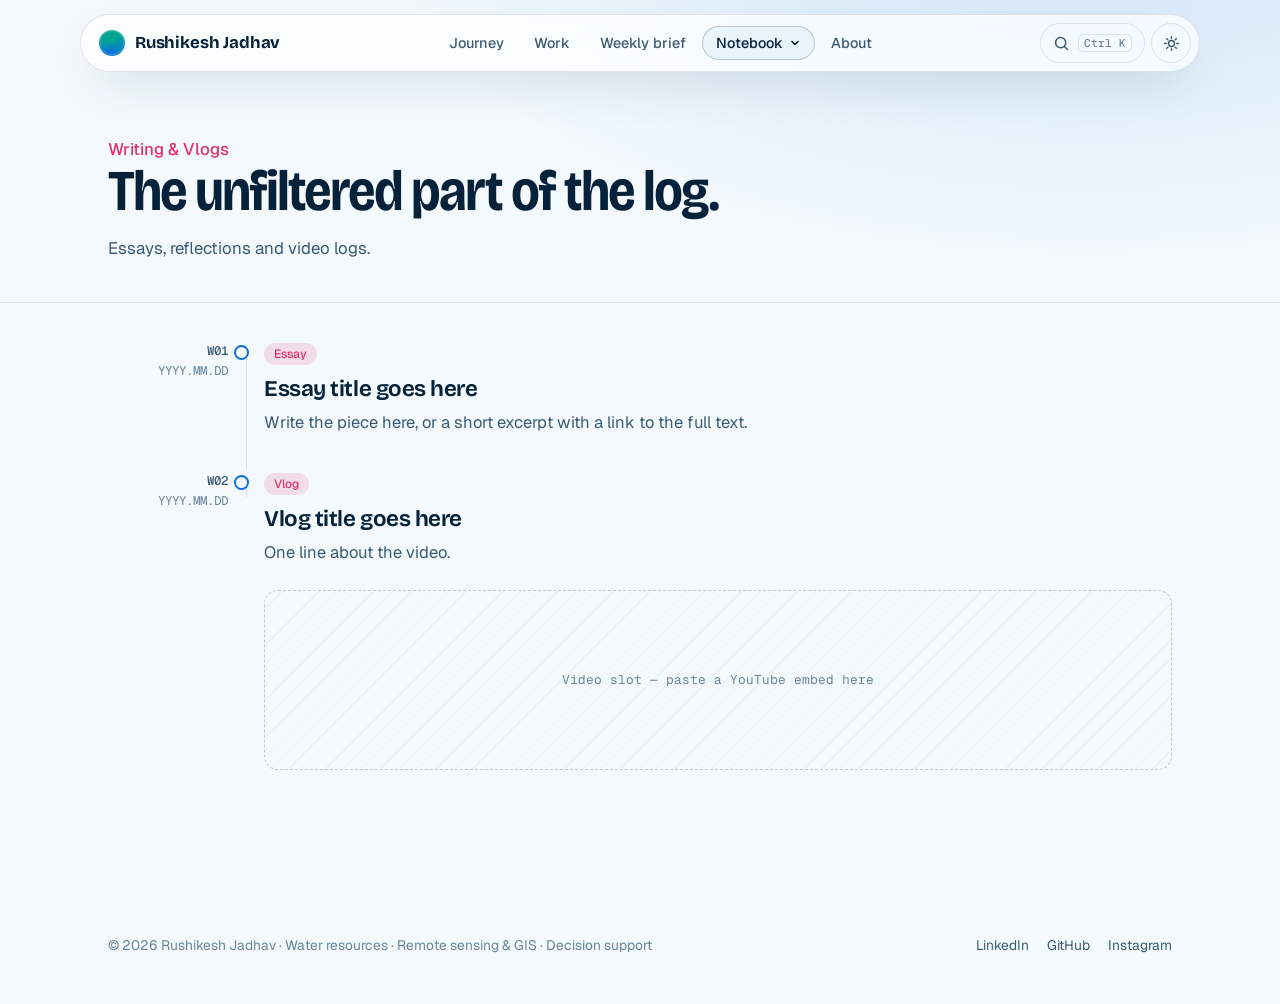
<file: writing.html>
<!DOCTYPE html>
<html lang="en">
<head>
<meta charset="UTF-8">
<meta name="viewport" content="width=device-width, initial-scale=1.0">
<title>Writing &amp; Vlogs — Rushikesh Jadhav</title>
<meta name="description" content="Rushikesh Jadhav — remote sensing & GIS researcher in water resources. Hydrological & hydraulic modelling, flood risk, automation and decision-support dashboards.">
<meta name="author" content="Rushikesh Jadhav">
<link rel="canonical" href="https://jrushi29.github.io/writing.html">
<!-- Link preview (LinkedIn / WhatsApp / X). Add images/og-cover.png (1200x630) for a picture preview. -->
<meta property="og:type" content="website">
<meta property="og:title" content="Writing &amp; Vlogs — Rushikesh Jadhav">
<meta property="og:description" content="Rushikesh Jadhav — remote sensing & GIS researcher in water resources. Hydrological & hydraulic modelling, flood risk, automation and decision-support dashboards.">
<meta property="og:url" content="https://jrushi29.github.io/writing.html">
<meta property="og:image" content="https://jrushi29.github.io/images/og-cover.png">
<meta name="twitter:card" content="summary_large_image">
<link rel="icon" href="images/favicon.svg" type="image/svg+xml">
<link rel="preconnect" href="https://fonts.googleapis.com">
<link rel="preconnect" href="https://fonts.gstatic.com" crossorigin>
<link href="https://fonts.googleapis.com/css2?family=Bricolage+Grotesque:opsz,wdth,wght@12..96,75..100,500..800&family=Geist:wght@400;500;600&family=Geist+Mono:wght@400;500;600&display=swap" rel="stylesheet">
<link rel="stylesheet" href="css/style.css">
<meta name="theme-color" content="#051425">
<script>(function(){var d=document.documentElement,t;try{t=localStorage.getItem('theme')}catch(e){}if(!t)t=matchMedia('(prefers-color-scheme: light)').matches?'light':'dark';d.setAttribute('data-theme',t);d.classList.add('js')})();</script>
</head>
<body data-page="notebook" data-sub="writing">
<a class="skip" href="#main">Skip to content</a>
<div class="progress" aria-hidden="true"></div>
<header class="site-header">
  <div class="nav-shell">
    <a href="index.html" class="brand" aria-label="Rushikesh Jadhav, home"><span class="brand-mark" aria-hidden="true"></span><span class="brand-name">Rushikesh Jadhav</span></a>
    <nav class="main-nav" aria-label="Main">
      <ul class="nav-list">
        <li><a href="index.html" data-page="journey">Journey</a></li>
        <li><a href="dev-research.html" data-page="work">Work</a></li>
        <li><a href="brief.html" data-page="brief">Weekly brief</a></li>
        <li class="has-menu">
          <button class="menu-btn" type="button" aria-expanded="false" aria-controls="menu-notebook" data-page="notebook">Notebook <svg class="chev" viewBox="0 0 12 12" aria-hidden="true"><path d="M3 4.5L6 7.5L9 4.5" fill="none" stroke="currentColor" stroke-width="1.6" stroke-linecap="round" stroke-linejoin="round"/></svg></button>
          <div class="menu" id="menu-notebook">
            <a href="articles.html" data-sub="articles"><span class="mi c1"><svg viewBox="0 0 20 20" fill="none" stroke="currentColor" stroke-width="1.7" aria-hidden="true"><path d="M5 3h7l3 3v11H5z"/><path d="M8 9h5M8 12h5M8 15h3" stroke-linecap="round"/></svg></span><strong>Articles</strong><span class="d">Long-form notes on methods and tools</span></a>
            <a href="writing.html" data-sub="writing"><span class="mi c2"><svg viewBox="0 0 20 20" fill="none" stroke="currentColor" stroke-width="1.7" aria-hidden="true"><rect x="3" y="5" width="10" height="10" rx="2"/><path d="M13 9l4-2v6l-4-2z" stroke-linejoin="round"/></svg></span><strong>Writing &amp; vlogs</strong><span class="d">Essays, videos and talks</span></a>
            <a href="hobbies.html" data-sub="hobbies"><span class="mi c3"><svg viewBox="0 0 20 20" fill="none" stroke="currentColor" stroke-width="1.7" aria-hidden="true"><path d="M2 15l5-7 3 4 2-3 6 6z" stroke-linejoin="round"/><circle cx="14" cy="5" r="1.6"/></svg></span><strong>Hobbies</strong><span class="d">Travel, reading and opinions</span></a>
          </div>
        </li>
        <li><a href="about.html" data-page="about">About</a></li>
      </ul>
      <span class="nav-indicator" aria-hidden="true"></span>
    </nav>
    <div class="nav-tools">
      <button class="icon-btn cmd-btn" type="button" aria-label="Search the site"><svg viewBox="0 0 20 20" fill="none" stroke="currentColor" stroke-width="1.8" aria-hidden="true"><circle cx="9" cy="9" r="6"/><path d="M13.5 13.5L17 17" stroke-linecap="round"/></svg><kbd>Ctrl K</kbd></button>
      <button class="icon-btn theme-btn" type="button" aria-label="Switch light or dark theme"><svg class="moon" viewBox="0 0 20 20" fill="none" stroke="currentColor" stroke-width="1.7" aria-hidden="true"><path d="M16 12.5A6.5 6.5 0 017.5 4a6.5 6.5 0 108.5 8.5z" stroke-linejoin="round"/></svg><svg class="sun" viewBox="0 0 20 20" fill="none" stroke="currentColor" stroke-width="1.7" aria-hidden="true"><circle cx="10" cy="10" r="3.5"/><path d="M10 2v2M10 16v2M2 10h2M16 10h2M4.3 4.3l1.4 1.4M14.3 14.3l1.4 1.4M4.3 15.7l1.4-1.4M14.3 5.7l1.4-1.4" stroke-linecap="round"/></svg></button>
      <button class="icon-btn nav-toggle" type="button" aria-label="Open menu" aria-expanded="false"><span class="bars"></span></button>
    </div>
  </div>
</header>
<div class="cmdk" role="dialog" aria-modal="true" aria-label="Search the site">
  <div class="cmdk-backdrop"></div>
  <div class="cmdk-panel">
    <label class="cmdk-input"><svg viewBox="0 0 20 20" fill="none" stroke="currentColor" stroke-width="1.8" aria-hidden="true"><circle cx="9" cy="9" r="6"/><path d="M13.5 13.5L17 17" stroke-linecap="round"/></svg><input type="text" placeholder="Search pages and projects" aria-label="Search pages and projects" autocomplete="off" role="combobox" aria-expanded="true" aria-controls="cmdk-list"></label>
    <ul class="cmdk-list" id="cmdk-list" role="listbox"></ul>
    <div class="cmdk-foot"><span><kbd>↑</kbd><kbd>↓</kbd>Move</span><span><kbd>Enter</kbd>Open</span><span><kbd>Esc</kbd>Close</span></div>
  </div>
</div>

<main id="main">

<section class="page-head">
  <div class="wrap">
    <p class="kicker" style="color: var(--rose);">Writing &amp; Vlogs</p>
    <h1>The unfiltered part of the log.</h1>
    <p>Essays, reflections and video logs.</p>
  </div>
</section>

<section class="log">
  <div class="wrap">
    <!-- EDIT: duplicate a block per entry. For a vlog, replace the .media-slot div with:
         <div class="video"><iframe src="https://www.youtube.com/embed/VIDEO_ID" title="Vlog title" allowfullscreen loading="lazy"></iframe></div> -->
    <article class="entry">
      <div class="meta"><span class="num">W01</span>YYYY.MM.DD</div>
      <div>
        <span class="tag personal">Essay</span>
        <h3>Essay title goes here</h3>
        <p>Write the piece here, or a short excerpt with a link to the full text.</p>
      </div>
    </article>
    <article class="entry">
      <div class="meta"><span class="num">W02</span>YYYY.MM.DD</div>
      <div>
        <span class="tag personal">Vlog</span>
        <h3>Vlog title goes here</h3>
        <p>One line about the video.</p>
        <div class="media-slot"><span>Video slot &mdash; paste a YouTube embed here</span></div>
      </div>
    </article>
  </div>
</section>

</main>

<footer class="site-footer">
  <div class="wrap">
    <p>&copy; <span id="year">2026</span> Rushikesh Jadhav &middot; Water resources &middot; Remote sensing &amp; GIS &middot; Decision support</p>
    <p class="foot-links">
      <!-- EDIT: replace with your real profile links -->
      <a href="https://www.linkedin.com/in/YOUR-LINKEDIN" target="_blank" rel="noopener">LinkedIn</a>
      <a href="https://github.com/JRushi29" target="_blank" rel="noopener">GitHub</a>
      <a href="https://www.instagram.com/YOUR-INSTAGRAM" target="_blank" rel="noopener">Instagram</a>
    </p>
  </div>
</footer>
<script src="js/main.js"></script>
</body>
</html>
</file>
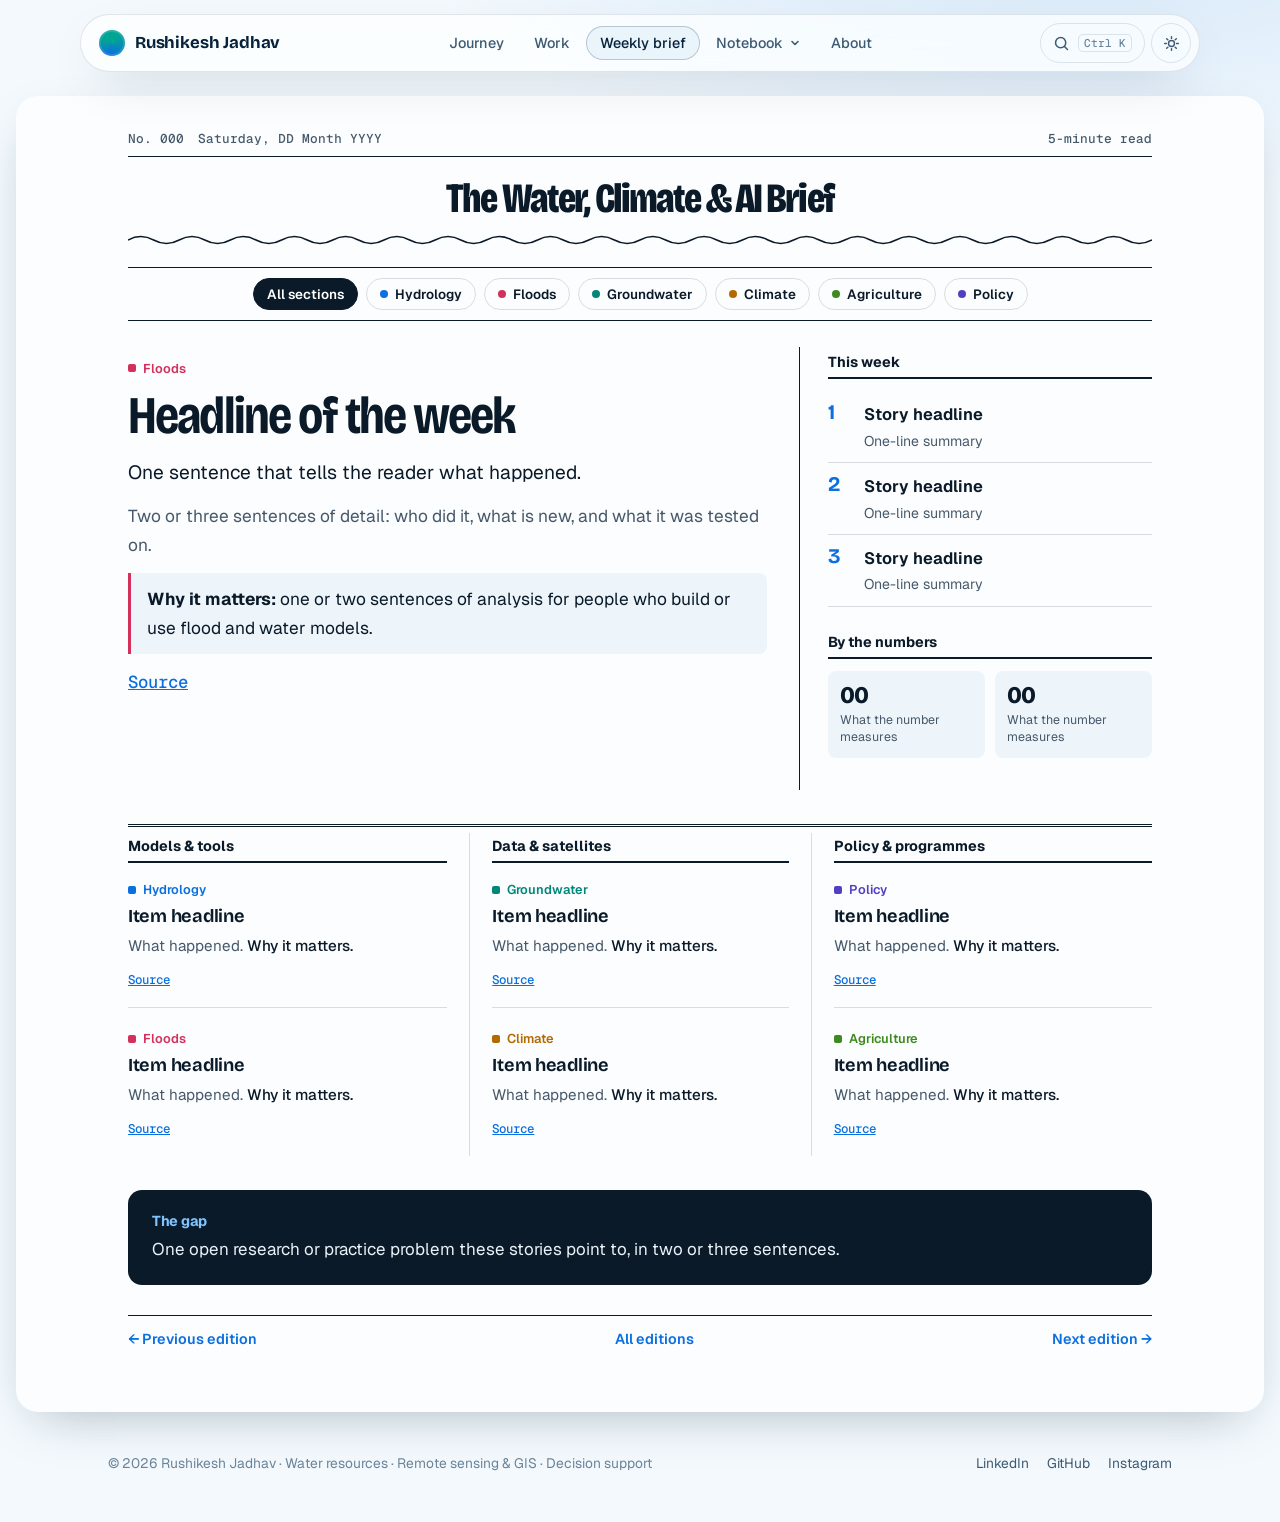
<file: editions/_template.html>
<!DOCTYPE html>
<html lang="en">
<head>
<meta charset="UTF-8">
<meta name="viewport" content="width=device-width, initial-scale=1.0">
<title>Edition template — Rushikesh Jadhav</title>
<meta name="description" content="Rushikesh Jadhav — remote sensing & GIS researcher in water resources. Hydrological & hydraulic modelling, flood risk, automation and decision-support dashboards.">
<meta name="author" content="Rushikesh Jadhav">
<link rel="canonical" href="https://jrushi29.github.io/brief.html">
<!-- Link preview (LinkedIn / WhatsApp / X). Add images/og-cover.png (1200x630) for a picture preview. -->
<meta property="og:type" content="website">
<meta property="og:title" content="Edition template — Rushikesh Jadhav">
<meta property="og:description" content="Rushikesh Jadhav — remote sensing & GIS researcher in water resources. Hydrological & hydraulic modelling, flood risk, automation and decision-support dashboards.">
<meta property="og:url" content="https://jrushi29.github.io/brief.html">
<meta property="og:image" content="https://jrushi29.github.io/images/og-cover.png">
<meta name="twitter:card" content="summary_large_image">
<link rel="icon" href="../images/favicon.svg" type="image/svg+xml">
<link rel="preconnect" href="https://fonts.googleapis.com">
<link rel="preconnect" href="https://fonts.gstatic.com" crossorigin>
<link href="https://fonts.googleapis.com/css2?family=Bricolage+Grotesque:opsz,wdth,wght@12..96,75..100,500..800&family=Geist:wght@400;500;600&family=Geist+Mono:wght@400;500;600&display=swap" rel="stylesheet">
<link rel="stylesheet" href="../css/style.css">
<meta name="theme-color" content="#051425">
<script>(function(){var d=document.documentElement,t;try{t=localStorage.getItem('theme')}catch(e){}if(!t)t=matchMedia('(prefers-color-scheme: light)').matches?'light':'dark';d.setAttribute('data-theme',t);d.classList.add('js')})();</script>
</head>
<body data-page="brief">
<a class="skip" href="#main">Skip to content</a>
<div class="progress" aria-hidden="true"></div>
<header class="site-header">
  <div class="nav-shell">
    <a href="../index.html" class="brand" aria-label="Rushikesh Jadhav, home"><span class="brand-mark" aria-hidden="true"></span><span class="brand-name">Rushikesh Jadhav</span></a>
    <nav class="main-nav" aria-label="Main">
      <ul class="nav-list">
        <li><a href="../index.html" data-page="journey">Journey</a></li>
        <li><a href="../dev-research.html" data-page="work">Work</a></li>
        <li><a href="../brief.html" data-page="brief">Weekly brief</a></li>
        <li class="has-menu">
          <button class="menu-btn" type="button" aria-expanded="false" aria-controls="menu-notebook" data-page="notebook">Notebook <svg class="chev" viewBox="0 0 12 12" aria-hidden="true"><path d="M3 4.5L6 7.5L9 4.5" fill="none" stroke="currentColor" stroke-width="1.6" stroke-linecap="round" stroke-linejoin="round"/></svg></button>
          <div class="menu" id="menu-notebook">
            <a href="../articles.html" data-sub="articles"><span class="mi c1"><svg viewBox="0 0 20 20" fill="none" stroke="currentColor" stroke-width="1.7" aria-hidden="true"><path d="M5 3h7l3 3v11H5z"/><path d="M8 9h5M8 12h5M8 15h3" stroke-linecap="round"/></svg></span><strong>Articles</strong><span class="d">Long-form notes on methods and tools</span></a>
            <a href="../writing.html" data-sub="writing"><span class="mi c2"><svg viewBox="0 0 20 20" fill="none" stroke="currentColor" stroke-width="1.7" aria-hidden="true"><rect x="3" y="5" width="10" height="10" rx="2"/><path d="M13 9l4-2v6l-4-2z" stroke-linejoin="round"/></svg></span><strong>Writing &amp; vlogs</strong><span class="d">Essays, videos and talks</span></a>
            <a href="../hobbies.html" data-sub="hobbies"><span class="mi c3"><svg viewBox="0 0 20 20" fill="none" stroke="currentColor" stroke-width="1.7" aria-hidden="true"><path d="M2 15l5-7 3 4 2-3 6 6z" stroke-linejoin="round"/><circle cx="14" cy="5" r="1.6"/></svg></span><strong>Hobbies</strong><span class="d">Travel, reading and opinions</span></a>
          </div>
        </li>
        <li><a href="../about.html" data-page="about">About</a></li>
      </ul>
      <span class="nav-indicator" aria-hidden="true"></span>
    </nav>
    <div class="nav-tools">
      <button class="icon-btn cmd-btn" type="button" aria-label="Search the site"><svg viewBox="0 0 20 20" fill="none" stroke="currentColor" stroke-width="1.8" aria-hidden="true"><circle cx="9" cy="9" r="6"/><path d="M13.5 13.5L17 17" stroke-linecap="round"/></svg><kbd>Ctrl K</kbd></button>
      <button class="icon-btn theme-btn" type="button" aria-label="Switch light or dark theme"><svg class="moon" viewBox="0 0 20 20" fill="none" stroke="currentColor" stroke-width="1.7" aria-hidden="true"><path d="M16 12.5A6.5 6.5 0 017.5 4a6.5 6.5 0 108.5 8.5z" stroke-linejoin="round"/></svg><svg class="sun" viewBox="0 0 20 20" fill="none" stroke="currentColor" stroke-width="1.7" aria-hidden="true"><circle cx="10" cy="10" r="3.5"/><path d="M10 2v2M10 16v2M2 10h2M16 10h2M4.3 4.3l1.4 1.4M14.3 14.3l1.4 1.4M4.3 15.7l1.4-1.4M14.3 5.7l1.4-1.4" stroke-linecap="round"/></svg></button>
      <button class="icon-btn nav-toggle" type="button" aria-label="Open menu" aria-expanded="false"><span class="bars"></span></button>
    </div>
  </div>
</header>
<div class="cmdk" role="dialog" aria-modal="true" aria-label="Search the site">
  <div class="cmdk-backdrop"></div>
  <div class="cmdk-panel">
    <label class="cmdk-input"><svg viewBox="0 0 20 20" fill="none" stroke="currentColor" stroke-width="1.8" aria-hidden="true"><circle cx="9" cy="9" r="6"/><path d="M13.5 13.5L17 17" stroke-linecap="round"/></svg><input type="text" placeholder="Search pages and projects" aria-label="Search pages and projects" autocomplete="off" role="combobox" aria-expanded="true" aria-controls="cmdk-list"></label>
    <ul class="cmdk-list" id="cmdk-list" role="listbox"></ul>
    <div class="cmdk-foot"><span><kbd>↑</kbd><kbd>↓</kbd>Move</span><span><kbd>Enter</kbd>Open</span><span><kbd>Esc</kbd>Close</span></div>
  </div>
</div>

<main id="main">

<section class="paper">
  <div class="wrap">
    <!-- TEMPLATE: copy this file to editions/YYYY-MM-DD.html and fill it in.
         Public edition rule: news and analysis only, no personal or client projects.
         Tag every story with data-section: hydrology, floods, groundwater, climate, agriculture or policy. -->
    <header class="masthead">
      <p class="mast-top"><span><span>No. 000</span><span>Saturday, DD Month YYYY</span></span><span><span>5-minute read</span></span></p>
      <p class="mast-title"><a href="../brief.html">The Water, Climate &amp; AI Brief</a></p>
      <svg class="wave-rule" viewBox="0 0 1000 14" preserveAspectRatio="none" aria-hidden="true"><path d="M0 7 Q 12.5 0 25 7 T 50 7 T 75 7 T 100 7 T 125 7 T 150 7 T 175 7 T 200 7 T 225 7 T 250 7 T 275 7 T 300 7 T 325 7 T 350 7 T 375 7 T 400 7 T 425 7 T 450 7 T 475 7 T 500 7 T 525 7 T 550 7 T 575 7 T 600 7 T 625 7 T 650 7 T 675 7 T 700 7 T 725 7 T 750 7 T 775 7 T 800 7 T 825 7 T 850 7 T 875 7 T 900 7 T 925 7 T 950 7 T 975 7 T 1000 7" fill="none" stroke="currentColor" stroke-width="1.5" vector-effect="non-scaling-stroke"/></svg>
      <nav class="sec-nav" aria-label="Filter by section"><button type="button" class="active" data-section="all" aria-pressed="true">All sections</button><button type="button" data-section="hydrology" aria-pressed="false">Hydrology</button><button type="button" data-section="floods" aria-pressed="false">Floods</button><button type="button" data-section="groundwater" aria-pressed="false">Groundwater</button><button type="button" data-section="climate" aria-pressed="false">Climate</button><button type="button" data-section="agriculture" aria-pressed="false">Agriculture</button><button type="button" data-section="policy" aria-pressed="false">Policy</button></nav>
    </header>

    <div class="front">
      <article class="lead-story" data-section="floods">
        <p class="sec-label">Floods</p>
        <h1>Headline of the week</h1>
        <p class="dek">One sentence that tells the reader what happened.</p>
        <p>Two or three sentences of detail: who did it, what is new, and what it was tested on.</p>
        <p class="why"><strong>Why it matters:</strong> one or two sentences of analysis for people who build or use
          flood and water models.</p>
        <p class="src"><a href="#">Source</a></p>
      </article>

      <aside class="rail" aria-label="This week">
        <h3>This week</h3>
        <ol class="contents">
          <li><strong>Story headline</strong><span>One-line summary</span></li>
          <li><strong>Story headline</strong><span>One-line summary</span></li>
          <li><strong>Story headline</strong><span>One-line summary</span></li>
        </ol>
        <h3>By the numbers</h3>
        <!-- EDIT: three figures from this week's stories, each with its source in the story below. -->
        <div class="facts-strip">
          <div><b>00</b><span>What the number measures</span></div>
          <div><b>00</b><span>What the number measures</span></div>
        </div>
      </aside>
    </div>

    <div class="desk">
      <div class="desk-grid">
        <section>
          <h3>Models &amp; tools</h3>
          <div class="item" data-section="hydrology"><p class="sec-label">Hydrology</p><h4>Item headline</h4><p>What happened. <em>Why it matters.</em></p><a href="#">Source</a></div>
          <div class="item" data-section="floods"><p class="sec-label">Floods</p><h4>Item headline</h4><p>What happened. <em>Why it matters.</em></p><a href="#">Source</a></div>
        </section>
        <section>
          <h3>Data &amp; satellites</h3>
          <div class="item" data-section="groundwater"><p class="sec-label">Groundwater</p><h4>Item headline</h4><p>What happened. <em>Why it matters.</em></p><a href="#">Source</a></div>
          <div class="item" data-section="climate"><p class="sec-label">Climate</p><h4>Item headline</h4><p>What happened. <em>Why it matters.</em></p><a href="#">Source</a></div>
        </section>
        <section>
          <h3>Policy &amp; programmes</h3>
          <div class="item" data-section="policy"><p class="sec-label">Policy</p><h4>Item headline</h4><p>What happened. <em>Why it matters.</em></p><a href="#">Source</a></div>
          <div class="item" data-section="agriculture"><p class="sec-label">Agriculture</p><h4>Item headline</h4><p>What happened. <em>Why it matters.</em></p><a href="#">Source</a></div>
        </section>
      </div>
    </div>

    <aside class="gap-box">
      <h3>The gap</h3>
      <p>One open research or practice problem these stories point to, in two or three sentences.</p>
    </aside>

    <nav class="edition-nav" aria-label="Editions">
      <a href="#">&larr; Previous edition</a>
      <a href="../brief.html">All editions</a>
      <a href="#">Next edition &rarr;</a>
    </nav>
  </div>
</section>

</main>

<footer class="site-footer">
  <div class="wrap">
    <p>&copy; <span id="year">2026</span> Rushikesh Jadhav &middot; Water resources &middot; Remote sensing &amp; GIS &middot; Decision support</p>
    <p class="foot-links">
      <!-- EDIT: replace with your real profile links -->
      <a href="https://www.linkedin.com/in/YOUR-LINKEDIN" target="_blank" rel="noopener">LinkedIn</a>
      <a href="https://github.com/JRushi29" target="_blank" rel="noopener">GitHub</a>
      <a href="https://www.instagram.com/YOUR-INSTAGRAM" target="_blank" rel="noopener">Instagram</a>
    </p>
  </div>
</footer>
<script src="../js/main.js"></script>
</body>
</html>
</file>
<file: css/style.css>
/* =========================================================
   RUSHIKESH JADHAV — design system v3 ("Current")
   Cool water palette drawn from satellite false-colour composites.
   Edit the tokens below to change the whole site's look.
   Dark theme is the default; [data-theme="light"] overrides it.
   ========================================================= */
:root {
  /* palette */
  --abyss: #051425;      /* page background (dark) */
  --deep: #0A2238;       /* raised surface */
  --shoal: #12324F;      /* hover / higher surface */
  --current: #2E9BFF;    /* primary: links, active, buttons */
  --lagoon: #2FE0C8;     /* secondary: live status, flow */
  --bloom: #FF6F91;      /* false-colour vegetation accent, used sparingly */
  --dune: #FFC56B;       /* warm highlight */
  --glacier: #E9F5FC;    /* light text on dark */

  /* roles */
  --bg: var(--abyss);
  --bg-alt: #071B2F;
  --bg-card: var(--deep);
  --bg-raised: var(--shoal);
  --ink: var(--glacier);
  --ink-soft: #A8C3D6;
  --ink-faint: #6F8BA3;
  --line: rgba(168, 205, 230, 0.14);
  --line-strong: rgba(168, 205, 230, 0.28);
  --glass: rgba(10, 34, 56, 0.62);
  --glow: rgba(46, 155, 255, 0.22);
  --on-accent: #03111F;
  --shadow: 0 18px 50px -18px rgba(0, 10, 25, 0.75);

  /* legacy aliases used by inline styles and tags */
  --gold: var(--dune);
  --blue: var(--current);
  --teal: var(--lagoon);
  --rose: var(--bloom);
  --sand: var(--dune);
  --paper: var(--glacier);

  --font-display: "Bricolage Grotesque", "Segoe UI", sans-serif;
  --font-body: "Geist", -apple-system, BlinkMacSystemFont, "Segoe UI", sans-serif;
  --font-mono: "Geist Mono", ui-monospace, "SFMono-Regular", Menlo, monospace;

  --max-width: 1120px;
  --r-sm: 8px;
  --r-md: 14px;
  --r-lg: 22px;
  --ease: cubic-bezier(.2, .8, .2, 1);
  color-scheme: dark;
}

:root[data-theme="light"] {
  --bg: #F3F9FD;
  --bg-alt: #E7F2FA;
  --bg-card: #FFFFFF;
  --bg-raised: #EAF4FB;
  --ink: #06223A;
  --ink-soft: #3C5A73;
  --ink-faint: #6A8499;
  --current: #0B6FE0;
  --lagoon: #00A88F;
  --bloom: #E0346A;
  --dune: #B8700A;
  --line: rgba(6, 34, 58, 0.11);
  --line-strong: rgba(6, 34, 58, 0.22);
  --glass: rgba(255, 255, 255, 0.72);
  --glow: rgba(11, 111, 224, 0.16);
  --on-accent: #FFFFFF;
  --shadow: 0 18px 50px -22px rgba(6, 34, 58, 0.35);
  color-scheme: light;
}

* { box-sizing: border-box; }
html { scroll-behavior: smooth; }

body {
  margin: 0;
  background:
    radial-gradient(1200px 600px at 85% -10%, var(--glow), transparent 60%),
    var(--bg);
  background-repeat: no-repeat;
  color: var(--ink);
  font-family: var(--font-body);
  font-size: 16.5px;
  line-height: 1.6;
  -webkit-font-smoothing: antialiased;
  text-rendering: optimizeLegibility;
}

a { color: inherit; }
img { max-width: 100%; display: block; }
::selection { background: var(--current); color: var(--on-accent); }

.wrap { max-width: var(--max-width); margin: 0 auto; padding: 0 28px; }

h1, h2, h3, h4 { font-family: var(--font-display); font-weight: 650; letter-spacing: -0.02em; }

/* ---------- Header: floating glass bar ---------- */
.site-header {
  position: sticky; top: 0; z-index: 60;
  padding: 14px 16px 0;
}
.nav-shell {
  max-width: var(--max-width); margin: 0 auto;
  display: flex; align-items: center; justify-content: space-between; gap: 16px;
  padding: 8px 8px 8px 18px;
  background: var(--glass);
  -webkit-backdrop-filter: blur(16px) saturate(160%);
  backdrop-filter: blur(16px) saturate(160%);
  border: 1px solid var(--line);
  border-radius: 999px;
  box-shadow: var(--shadow);
}

.brand { display: flex; align-items: center; gap: 10px; text-decoration: none; color: var(--ink); white-space: nowrap; }
.brand-mark {
  width: 26px; height: 26px; border-radius: 50%; flex: none;
  background:
    radial-gradient(circle at 30% 30%, var(--lagoon), transparent 60%),
    conic-gradient(from 200deg, var(--current), var(--lagoon), var(--current));
  box-shadow: inset 0 0 0 2px rgba(255,255,255,.12);
}
.brand-name { font-family: var(--font-display); font-weight: 700; font-size: 1.05rem; letter-spacing: -0.01em; }

.main-nav { position: relative; }
.nav-list { list-style: none; display: flex; align-items: center; gap: 2px; margin: 0; padding: 0; position: relative; }
.nav-list > li { position: relative; }
.nav-list > li > a,
.nav-list > li > .menu-btn {
  position: relative; z-index: 1;
  display: inline-flex; align-items: center; gap: 6px;
  font: 500 0.9rem/1 var(--font-body);
  color: var(--ink-soft); text-decoration: none;
  background: none; border: 0; cursor: pointer;
  padding: 10px 14px; border-radius: 999px;
  transition: color .2s var(--ease);
}
.nav-list > li > a:hover, .nav-list > li > .menu-btn:hover { color: var(--ink); }
.nav-list > li > a[aria-current="page"],
.nav-list > li > .menu-btn.is-current { color: var(--ink); }
.nav-indicator {
  position: absolute; z-index: 0; top: 0; left: 0; height: 100%;
  border-radius: 999px; background: var(--bg-raised);
  box-shadow: inset 0 0 0 1px var(--line-strong);
  opacity: 0; pointer-events: none;
  transition: transform .35s var(--ease), width .35s var(--ease), opacity .2s;
}
.nav-indicator.ready { opacity: 1; }
.chev { width: 12px; height: 12px; transition: transform .2s var(--ease); }
.menu-btn[aria-expanded="true"] .chev { transform: rotate(180deg); }

.menu {
  position: absolute; top: calc(100% + 14px); left: 50%;
  width: 320px; padding: 8px;
  background: var(--bg-card); border: 1px solid var(--line); border-radius: var(--r-md);
  box-shadow: var(--shadow);
  opacity: 0; visibility: hidden; transform: translate(-50%, -6px);
  transition: opacity .18s var(--ease), transform .18s var(--ease), visibility .18s;
}
.menu.open { opacity: 1; visibility: visible; transform: translate(-50%, 0); }
.menu a {
  display: grid; grid-template-columns: 36px 1fr; gap: 2px 12px; align-items: center;
  padding: 10px; border-radius: var(--r-sm); text-decoration: none;
}
.menu a:hover, .menu a:focus-visible, .menu a[aria-current="page"] { background: var(--bg-raised); }
.menu .mi { grid-row: span 2; width: 36px; height: 36px; border-radius: 10px; display: grid; place-items: center; }
.menu .mi svg { width: 18px; height: 18px; }
.menu strong { font-weight: 600; font-size: 0.93rem; }
.menu span.d { color: var(--ink-faint); font-size: 0.8rem; line-height: 1.35; }
.mi.c1 { background: color-mix(in srgb, var(--dune) 18%, transparent); color: var(--dune); }
.mi.c2 { background: color-mix(in srgb, var(--bloom) 18%, transparent); color: var(--bloom); }
.mi.c3 { background: color-mix(in srgb, var(--lagoon) 18%, transparent); color: var(--lagoon); }

.nav-tools { display: flex; align-items: center; gap: 6px; }
.icon-btn {
  display: inline-flex; align-items: center; gap: 8px;
  height: 40px; min-width: 40px; padding: 0 12px; justify-content: center;
  background: transparent; color: var(--ink-soft);
  border: 1px solid var(--line); border-radius: 999px; cursor: pointer;
  font: 500 0.8rem var(--font-body);
  transition: color .2s, border-color .2s, background .2s;
}
.icon-btn:hover { color: var(--ink); border-color: var(--line-strong); background: var(--bg-raised); }
.icon-btn svg { width: 17px; height: 17px; flex: none; }
.icon-btn kbd { font: 500 0.7rem var(--font-mono); color: var(--ink-faint); border: 1px solid var(--line); border-radius: 5px; padding: 1px 5px; }
.theme-btn { padding: 0; width: 40px; }
.theme-btn .sun { display: none; }
:root[data-theme="light"] .theme-btn .sun { display: block; }
:root[data-theme="light"] .theme-btn .moon { display: none; }
.nav-toggle { display: none; padding: 0; width: 40px; }
.nav-toggle .bars { width: 16px; height: 10px; position: relative; }
.nav-toggle .bars::before, .nav-toggle .bars::after {
  content: ""; position: absolute; left: 0; right: 0; height: 2px; border-radius: 2px; background: currentColor;
  transition: transform .25s var(--ease), top .25s var(--ease);
}
.nav-toggle .bars::before { top: 0; }
.nav-toggle .bars::after { top: 8px; }
.nav-toggle[aria-expanded="true"] .bars::before { top: 4px; transform: rotate(45deg); }
.nav-toggle[aria-expanded="true"] .bars::after { top: 4px; transform: rotate(-45deg); }

/* reading progress */
.progress { position: fixed; top: 0; left: 0; height: 2px; width: 100%; z-index: 70; transform-origin: 0 50%; transform: scaleX(0);
  background: linear-gradient(90deg, var(--current), var(--lagoon)); }

/* ---------- Command palette ---------- */
.cmdk { position: fixed; inset: 0; z-index: 100; display: none; }
.cmdk.open { display: block; }
.cmdk-backdrop { position: absolute; inset: 0; background: rgba(2, 10, 20, .55); -webkit-backdrop-filter: blur(4px); backdrop-filter: blur(4px); }
.cmdk-panel {
  position: relative; max-width: 560px; margin: 12vh auto 0; width: calc(100% - 32px);
  background: var(--bg-card); border: 1px solid var(--line-strong); border-radius: var(--r-lg);
  box-shadow: var(--shadow); overflow: hidden;
  animation: pop .18s var(--ease);
}
@keyframes pop { from { opacity: 0; transform: translateY(-8px) scale(.98); } }
.cmdk-input { display: flex; align-items: center; gap: 12px; padding: 16px 18px; border-bottom: 1px solid var(--line); }
.cmdk-input svg { width: 18px; height: 18px; color: var(--ink-faint); flex: none; }
.cmdk-input input { flex: 1; background: none; border: 0; outline: 0; color: var(--ink); font: 400 1.02rem var(--font-body); }
.cmdk-input input::placeholder { color: var(--ink-faint); }
.cmdk-list { list-style: none; margin: 0; padding: 8px; max-height: 52vh; overflow: auto; }
.cmdk-group { font: 500 0.74rem var(--font-body); color: var(--ink-faint); padding: 10px 10px 4px; }
.cmdk-list a { display: flex; justify-content: space-between; gap: 12px; padding: 10px 12px; border-radius: var(--r-sm); text-decoration: none; }
.cmdk-list a .h { color: var(--ink-faint); font-size: 0.82rem; }
.cmdk-list a.sel { background: var(--bg-raised); box-shadow: inset 3px 0 0 var(--current); }
.cmdk-empty { padding: 18px 12px; color: var(--ink-faint); }
.cmdk-foot { display: flex; gap: 16px; padding: 10px 18px; border-top: 1px solid var(--line); font-size: 0.76rem; color: var(--ink-faint); }
.cmdk-foot kbd { font: 500 0.7rem var(--font-mono); border: 1px solid var(--line); border-radius: 4px; padding: 0 4px; margin-right: 4px; }

/* ---------- Hero ---------- */
.hero { padding: 72px 0 64px; }
.hero-grid { display: grid; grid-template-columns: 1.05fr 1fr; gap: 48px; align-items: center; }
.kicker { font: 500 0.92rem var(--font-body); color: var(--current); margin: 0 0 16px; display: inline-flex; align-items: center; gap: 10px; }
.hero .kicker::before { content: ""; width: 8px; height: 8px; border-radius: 50%; background: var(--lagoon); box-shadow: 0 0 0 4px color-mix(in srgb, var(--lagoon) 22%, transparent); }
.hero h1 {
  font-size: clamp(2.6rem, 5.6vw, 4.4rem); line-height: 1.0; letter-spacing: -0.035em;
  font-weight: 700; margin: 0 0 22px; max-width: 14ch;
  font-variation-settings: "wdth" 88;
}
.hero p.lede { font-size: 1.1rem; color: var(--ink-soft); max-width: 54ch; margin: 0; }

.hero-actions { display: flex; flex-wrap: wrap; gap: 12px; margin: 30px 0 0; }
.btn {
  display: inline-flex; align-items: center; gap: 8px;
  font: 600 0.92rem var(--font-body); text-decoration: none;
  border: 1px solid var(--line-strong); color: var(--ink);
  padding: 12px 20px; border-radius: 999px;
  transition: background .2s, border-color .2s, transform .2s var(--ease);
}
.btn:hover { background: var(--bg-raised); }
.btn:active { transform: translateY(1px); }
.btn.primary { background: var(--current); border-color: var(--current); color: var(--on-accent); }
.btn.primary:hover { background: color-mix(in srgb, var(--current) 86%, white); }

.focus-chips { list-style: none; display: flex; flex-wrap: wrap; gap: 8px; padding: 0; margin: 32px 0 0; }
.focus-chips li { font: 500 0.8rem var(--font-mono); color: var(--ink-soft); background: var(--bg-card); border: 1px solid var(--line); padding: 6px 12px; border-radius: 999px; }

/* hydrograph figure */
.hydro {
  position: relative; margin: 0;
  background: linear-gradient(180deg, var(--bg-card), color-mix(in srgb, var(--bg-card) 60%, var(--bg)));
  border: 1px solid var(--line); border-radius: var(--r-lg);
  padding: 18px 18px 14px; box-shadow: var(--shadow);
}
.hydro svg { width: 100%; height: auto; display: block; overflow: visible; }
.hydro .grid line { stroke: var(--line); stroke-width: 1; }
.hydro .axis { stroke: var(--line-strong); stroke-width: 1; }
.hydro .rain rect { fill: var(--current); opacity: .85; }
.hydro .area { fill: url(#flowFill); }
.hydro .flow { fill: none; stroke: var(--lagoon); stroke-width: 2.6; stroke-linecap: round; stroke-linejoin: round; }
.hydro .base { fill: none; stroke: var(--ink-faint); stroke-width: 1.2; stroke-dasharray: 4 5; }
.hydro .peak circle { fill: var(--bloom); }
.hydro .peak line { stroke: var(--bloom); stroke-width: 1; stroke-dasharray: 3 4; }
.hydro text { font: 500 11px var(--font-mono); fill: var(--ink-faint); }
.hydro text.lbl-peak { fill: var(--bloom); }
.hydro figcaption { display: flex; justify-content: space-between; gap: 12px; flex-wrap: wrap; margin-top: 10px; font-size: 0.8rem; color: var(--ink-faint); }
.hydro .key { display: inline-flex; gap: 14px; }
.hydro .key i { display: inline-block; width: 10px; height: 10px; border-radius: 3px; margin-right: 6px; vertical-align: -1px; }

/* single orchestrated load sequence */
.js .hydro .rain rect { transform-box: fill-box; transform-origin: top; transform: scaleY(0); animation: rainDrop .5s var(--ease) forwards; animation-delay: calc(var(--i) * 45ms + 150ms); }
.js .hydro .flow, .js .hydro .base { stroke-dasharray: var(--len) var(--len); stroke-dashoffset: var(--len); animation: draw 1.8s var(--ease) .9s forwards; }
.js .hydro .base { animation-duration: 1.4s; }
.js .hydro .area { opacity: 0; animation: fadeIn .8s ease 2.1s forwards; }
.js .hydro .peak { opacity: 0; animation: fadeIn .4s ease 2.4s forwards; }
@keyframes rainDrop { to { transform: scaleY(1); } }
@keyframes draw { to { stroke-dashoffset: 0; } }
@keyframes fadeIn { to { opacity: 1; } }

/* ---------- Model → Automate → Decide (a real sequence) ---------- */
.pillars { padding: 8px 0 24px; }
.pillar-grid { display: grid; grid-template-columns: repeat(3, 1fr); gap: 16px; position: relative; }
.pillar {
  position: relative; padding: 26px 24px 26px;
  background: var(--bg-card); border: 1px solid var(--line); border-radius: var(--r-lg);
}
.pillar:not(:last-child)::after {
  content: ""; position: absolute; top: 40px; right: -17px; width: 18px; height: 2px;
  background: linear-gradient(90deg, var(--current), var(--lagoon)); z-index: 1;
}
.pillar-num {
  display: inline-grid; place-items: center; width: 30px; height: 30px; border-radius: 50%;
  font: 600 0.78rem var(--font-mono); color: var(--on-accent); background: var(--current);
}
.pillar:nth-child(2) .pillar-num { background: color-mix(in srgb, var(--current) 50%, var(--lagoon)); }
.pillar:nth-child(3) .pillar-num { background: var(--lagoon); }
.pillar h2 { font-size: 1.55rem; margin: 14px 0 6px; }
.pillar p { color: var(--ink-soft); margin: 0; font-size: 0.96rem; }

/* ---------- Section heads ---------- */
.section-head { padding: 64px 0 0; }
.section-head h2 { font-size: clamp(1.7rem, 3.2vw, 2.4rem); margin: 0 0 6px; }
.section-head p { color: var(--ink-soft); margin: 0; max-width: 60ch; }

/* ---------- Segmented filter ---------- */
.filters {
  display: inline-flex; flex-wrap: wrap; gap: 4px; margin: 28px 0 0; padding: 4px;
  background: var(--bg-card); border: 1px solid var(--line); border-radius: 999px;
}
.filters button {
  font: 500 0.86rem var(--font-body); color: var(--ink-soft);
  background: transparent; border: 0; padding: 8px 14px; border-radius: 999px; cursor: pointer;
  transition: background .2s, color .2s;
}
.filters button:hover { color: var(--ink); }
.filters button.active { background: var(--current); color: var(--on-accent); }

/* ---------- Log: timeline feed ---------- */
.log { padding: 36px 0 90px; position: relative; }
.entry {
  --c: var(--current);
  display: grid; grid-template-columns: 120px 1fr; gap: 32px;
  padding: 0 0 34px; position: relative;
}
.entry::before { content: ""; position: absolute; left: 138px; top: 8px; bottom: 0; width: 1px; background: var(--line); }
.entry:last-child::before { bottom: auto; height: 20px; }
.entry > div:last-child { position: relative; padding-left: 4px; }
.entry > div:last-child::before {
  content: ""; position: absolute; left: -26px; top: 6px; width: 11px; height: 11px; border-radius: 50%;
  background: var(--bg); border: 2px solid var(--c);
}
.entry[data-category="dev"] { --c: var(--current); }
.entry[data-category="research"] { --c: var(--lagoon); }
.entry[data-category="brief"] { --c: var(--glacier); }
:root[data-theme="light"] .entry[data-category="brief"] { --c: var(--ink); }
.entry[data-category="articles"] { --c: var(--dune); }
.entry[data-category="personal"], .entry[data-category="hobbies"] { --c: var(--bloom); }
.entry .meta { font: 400 0.78rem/1.6 var(--font-mono); color: var(--ink-faint); text-align: right; padding-top: 2px; }
.entry .meta .num { display: block; color: var(--ink-soft); font-weight: 500; }

.tag {
  display: inline-flex; align-items: center; gap: 6px;
  font: 500 0.75rem var(--font-body);
  padding: 3px 10px; border-radius: 999px; margin-bottom: 10px;
  --c: var(--current);
  color: var(--c); background: color-mix(in srgb, var(--c) 14%, transparent);
}
.tag.dev { --c: var(--current); }
.tag.research { --c: var(--lagoon); }
.tag.articles { --c: var(--dune); }
.tag.personal, .tag.hobbies { --c: var(--bloom); }
.tag.brief { --c: var(--ink-soft); }

.entry h2, .entry h3 { font-size: 1.4rem; margin: 0 0 6px; line-height: 1.25; }
.entry h2 a, .entry h3 a { text-decoration: none; background: linear-gradient(currentColor, currentColor) 0 100% / 0 1px no-repeat; transition: background-size .3s var(--ease); }
.entry h2 a:hover, .entry h3 a:hover { background-size: 100% 1px; }
.entry p { margin: 0; color: var(--ink-soft); max-width: 64ch; }
.read-more { display: inline-flex; margin-top: 10px; font: 600 0.86rem var(--font-body); color: var(--current); text-decoration: none; }
.read-more:hover { text-decoration: underline; text-underline-offset: 3px; }

/* ---------- Page header ---------- */
.page-head { padding: 64px 0 40px; border-bottom: 1px solid var(--line); }
.page-head h1 { font-size: clamp(2.3rem, 5vw, 3.6rem); line-height: 1.02; letter-spacing: -0.035em; margin: 0 0 14px; font-variation-settings: "wdth" 88; }
.page-head p { color: var(--ink-soft); max-width: 62ch; margin: 0; font-size: 1.05rem; }
.page-head p a { color: var(--current); }

.toc { display: flex; flex-wrap: wrap; gap: 8px; margin-top: 28px; }
.toc a {
  font: 500 0.86rem var(--font-body); color: var(--ink-soft); text-decoration: none;
  background: var(--bg-card); border: 1px solid var(--line); padding: 7px 14px; border-radius: 999px;
  transition: color .2s, border-color .2s;
}
.toc a:hover, .toc a.active { color: var(--ink); border-color: var(--current); }

/* ---------- Sub-tabs (segmented) ---------- */
.subtabs { display: inline-flex; gap: 4px; margin: 28px 0 0; padding: 4px; background: var(--bg-card); border: 1px solid var(--line); border-radius: 999px; }
.subtabs button { background: none; border: 0; color: var(--ink-soft); font: 500 0.88rem var(--font-body); padding: 8px 18px; border-radius: 999px; cursor: pointer; transition: background .2s, color .2s; }
.subtabs button:hover { color: var(--ink); }
.subtabs button.active { background: var(--bloom); color: var(--on-accent); }
.subpanel { display: none; }
.subpanel.active { display: block; animation: fadeIn .25s ease; }

/* ---------- Cards ---------- */
.card-grid { display: grid; grid-template-columns: repeat(auto-fill, minmax(280px, 1fr)); gap: 18px; padding: 40px 0 80px; }
.card {
  background: var(--bg-card); border: 1px solid var(--line); border-radius: var(--r-md); padding: 22px;
  transition: border-color .2s;
}
.card:hover { border-color: var(--line-strong); }
.card h3 { font-size: 1.2rem; margin: 0 0 8px; }
.card p { color: var(--ink-soft); font-size: 0.95rem; margin: 0 0 12px; }
.card .byline { font: 400 0.8rem var(--font-mono); color: var(--ink-faint); margin: -4px 0 10px; }
.card .embed-note { font: 400 0.76rem var(--font-mono); color: var(--ink-faint); border-top: 1px dashed var(--line); padding-top: 10px; margin-top: 10px; }
.card a.card-link { font: 600 0.86rem var(--font-body); color: var(--current); text-decoration: none; }

/* ---------- About ---------- */
.about-block { padding: 64px 0 72px; border-bottom: 1px solid var(--line); }
.about-grid { display: grid; grid-template-columns: 1fr 1.6fr; gap: 48px; align-items: start; }
.about-block h1 { font-size: clamp(2.3rem, 4.8vw, 3.4rem); line-height: 1.02; letter-spacing: -0.035em; margin: 0 0 20px; }
.about-block p { color: var(--ink-soft); margin: 0 0 14px; max-width: 62ch; }
.about-block .portrait {
  width: 100%; aspect-ratio: 4 / 5; border-radius: var(--r-lg);
  background:
    radial-gradient(circle at 30% 20%, color-mix(in srgb, var(--lagoon) 35%, transparent), transparent 55%),
    radial-gradient(circle at 80% 90%, color-mix(in srgb, var(--current) 40%, transparent), transparent 60%),
    var(--bg-card);
  border: 1px solid var(--line);
  display: flex; align-items: center; justify-content: center; text-align: center;
  font: 400 0.8rem var(--font-mono); color: var(--ink-faint); padding: 20px;
}
img.portrait { object-fit: cover; padding: 0 !important; }
.social-links { display: flex; flex-wrap: wrap; gap: 10px; margin-top: 22px; }
.social-links a {
  font: 500 0.88rem var(--font-body); color: var(--ink); text-decoration: none;
  border: 1px solid var(--line-strong); padding: 9px 16px; border-radius: 999px; transition: background .2s, border-color .2s;
}
.social-links a:hover { background: var(--bg-raised); border-color: var(--current); }

.cv, .stack, .roadmap { border-bottom: 1px solid var(--line); }
.stack-grid, .cv-grid { display: grid; grid-template-columns: repeat(auto-fit, minmax(230px, 1fr)); gap: 16px; padding: 30px 0 72px; }
.stack-grid > div, .cv-grid > div { background: var(--bg-card); border: 1px solid var(--line); border-radius: var(--r-md); padding: 20px; }
.stack-grid h3, .cv-grid h3 { font: 600 0.95rem var(--font-body); letter-spacing: 0; color: var(--current); margin: 0 0 10px; }
.stack-grid p { margin: 0; color: var(--ink-soft); font-size: 0.95rem; }
.cv-grid ul { list-style: none; padding: 0; margin: 0; }
.cv-grid li { color: var(--ink-soft); margin-bottom: 8px; font-size: 0.95rem; }
.cv-grid strong { color: var(--ink); font-weight: 600; }

/* ---------- Projects ---------- */
.project { border-bottom: 1px solid var(--line); scroll-margin-top: 90px; }
.project-grid { display: grid; grid-template-columns: 260px 1fr; gap: 48px; padding-top: 60px; padding-bottom: 64px; }
.project-side {
  position: sticky; top: 100px; align-self: start;
  background: var(--bg-card); border: 1px solid var(--line); border-radius: var(--r-md); padding: 20px;
}
.status { font-size: 0.86rem; color: var(--ink-soft); margin: 2px 0 14px; display: flex; align-items: center; gap: 8px; }
.dot { width: 8px; height: 8px; border-radius: 50%; display: inline-block; }
.dot.live { background: var(--lagoon); box-shadow: 0 0 0 4px color-mix(in srgb, var(--lagoon) 22%, transparent); animation: pulse 2.4s ease-in-out infinite; }
.dot.build { background: var(--dune); box-shadow: 0 0 0 4px color-mix(in srgb, var(--dune) 22%, transparent); }
@keyframes pulse { 50% { box-shadow: 0 0 0 7px color-mix(in srgb, var(--lagoon) 0%, transparent); } }
.facts { margin: 0; font-size: 0.9rem; border-top: 1px solid var(--line); padding-top: 4px; }
.facts dt { font: 500 0.78rem var(--font-body); color: var(--ink-faint); margin-top: 12px; }
.facts dd { margin: 2px 0 0; color: var(--ink); }
.project-body h2 { font-size: clamp(1.8rem, 3.4vw, 2.5rem); line-height: 1.08; margin: 0 0 14px; }
.project-body h3 { font-size: 1.15rem; margin: 32px 0 10px; }
.project-body p { color: var(--ink-soft); max-width: 66ch; }
.project-body p.lead { font-size: 1.1rem; color: var(--ink); }

/* pipeline: connected stages */
.flow { list-style: none; counter-reset: step; display: grid; grid-template-columns: repeat(3, 1fr); gap: 12px; padding: 0; margin: 28px 0 8px; }
.flow li {
  counter-increment: step; position: relative;
  background: var(--bg-card); border: 1px solid var(--line); border-radius: var(--r-md);
  padding: 14px 14px 14px 50px; font-size: 0.9rem;
}
.flow li::before {
  content: counter(step); position: absolute; left: 14px; top: 14px;
  width: 24px; height: 24px; border-radius: 50%; display: grid; place-items: center;
  font: 600 0.74rem var(--font-mono); color: var(--current);
  background: color-mix(in srgb, var(--current) 15%, transparent);
}
.flow li:not(:nth-child(3n))::after {
  content: ""; position: absolute; right: -13px; top: 50%; width: 14px; height: 2px;
  background: linear-gradient(90deg, var(--current), var(--lagoon));
}
.flow strong { display: block; font-weight: 600; }
.flow span { color: var(--ink-faint); font-size: 0.84rem; }

.ticks { list-style: none; padding: 0; margin: 0; max-width: 66ch; }
.ticks li { position: relative; padding-left: 28px; margin: 0 0 10px; color: var(--ink-soft); }
.ticks li::before {
  content: ""; position: absolute; left: 0; top: 0.42em; width: 16px; height: 16px; border-radius: 50%;
  background: color-mix(in srgb, var(--lagoon) 18%, transparent) url("data:image/svg+xml,%3Csvg xmlns='http://www.w3.org/2000/svg' viewBox='0 0 16 16'%3E%3Cpath d='M4.5 8.2l2.2 2.2 4.8-4.8' fill='none' stroke='%232FE0C8' stroke-width='1.8' stroke-linecap='round' stroke-linejoin='round'/%3E%3C/svg%3E") center / 16px no-repeat;
}

.media-slot {
  margin-top: 24px; border: 1px dashed var(--line-strong); border-radius: var(--r-md); min-height: 180px;
  display: flex; align-items: center; justify-content: center; text-align: center; padding: 20px;
  font: 400 0.8rem var(--font-mono); color: var(--ink-faint);
  background: repeating-linear-gradient(135deg, transparent 0 12px, color-mix(in srgb, var(--current) 5%, transparent) 12px 13px);
}
.video { position: relative; aspect-ratio: 16 / 9; margin-top: 16px; }
.video iframe { position: absolute; inset: 0; width: 100%; height: 100%; border: 0; border-radius: var(--r-md); }

/* roadmap timeline */
.timeline { list-style: none; padding: 34px 0 72px; margin: 0; position: relative; }
.timeline::before { content: ""; position: absolute; left: 76px; top: 44px; bottom: 84px; width: 2px; background: linear-gradient(var(--current), var(--lagoon) 40%, var(--line)); }
.timeline li { display: grid; grid-template-columns: 76px 1fr; gap: 34px; padding: 12px 0; position: relative; }
.timeline li::after { content: ""; position: absolute; left: 71px; top: 21px; width: 12px; height: 12px; border-radius: 50%; background: var(--bg); border: 2px solid var(--ink-faint); }
.timeline li.now::after { background: var(--current); border-color: var(--current); box-shadow: 0 0 0 5px var(--glow); }
.timeline .when { font: 500 0.84rem var(--font-body); color: var(--ink-faint); padding-top: 4px; }
.timeline li.now .when { color: var(--current); }
.timeline h3 { font-size: 1.18rem; margin: 0 0 4px; }
.timeline p { margin: 0; color: var(--ink-soft); }

/* ---------- Footer ---------- */
.site-footer { padding: 40px 0 48px; font-size: 0.86rem; color: var(--ink-faint); }
.site-footer .wrap { display: flex; flex-wrap: wrap; justify-content: space-between; gap: 14px; align-items: center; }
.site-footer p { margin: 0; }
.foot-links { display: flex; gap: 18px; }
.foot-links a { color: var(--ink-soft); text-decoration: none; }
.foot-links a:hover { color: var(--current); }

/* ---------- Weekly Brief: digital broadsheet ----------
   A light paper sheet in both themes: the one deliberate contrast on the site.
   Section colours are shared by chips, story labels and archive tags. */
.paper {
  --np-bg: #FCFDFE; --np-tint: #EEF5FA; --np-ink: #0A1A29; --np-soft: #46596B; --np-faint: #7A8B9A;
  --np-rule: #0A1A29; --np-hair: rgba(10, 26, 41, .14); --np-accent: #0B6FE0;
  --s-hydrology: #0B6FE0; --s-floods: #D3305C; --s-groundwater: #00877A;
  --s-climate: #B36A00; --s-agriculture: #3E8A1F; --s-policy: #5140C2;
  background: var(--np-bg); color: var(--np-ink);
  padding: 34px 0 64px; margin: 24px 16px 0; border-radius: var(--r-lg);
  box-shadow: var(--shadow); color-scheme: light;
}
.paper .wrap { max-width: 1080px; }
.paper a { color: var(--np-accent); }
.paper ::selection { background: var(--np-ink); color: var(--np-bg); }

/* masthead */
.masthead { text-align: center; margin-bottom: 26px; }
.mast-top {
  display: flex; justify-content: space-between; gap: 12px; flex-wrap: wrap;
  font: 500 0.8rem var(--font-mono); color: var(--np-soft);
  border-bottom: 1px solid var(--np-rule); padding-bottom: 9px; margin: 0 0 22px;
}
.mast-top > span { display: inline-flex; gap: 14px; }
.masthead h1, .mast-title {
  font-family: var(--font-display); font-weight: 800; letter-spacing: -0.045em; line-height: .92;
  font-variation-settings: "wdth" 76; margin: 0; text-wrap: balance;
}
.masthead h1 { font-size: clamp(2.5rem, 8vw, 5.6rem); }
.mast-title { font-size: clamp(1.7rem, 4.4vw, 2.6rem); }
.mast-title a { color: var(--np-ink); text-decoration: none; }
.wave-rule { display: block; width: 100%; height: 14px; margin: 16px 0 14px; color: var(--np-ink); }
.mast-sub { color: var(--np-soft); max-width: 60ch; margin: 0 auto; font-size: 1.04rem; text-wrap: balance; }

/* section chips (filter) */
.sec-nav {
  display: flex; flex-wrap: wrap; justify-content: center; gap: 8px;
  border-top: 1px solid var(--np-rule); border-bottom: 1px solid var(--np-rule);
  padding: 10px 0; margin-top: 20px;
}
.sec-nav button {
  --c: var(--np-ink);
  display: inline-flex; align-items: center; gap: 7px;
  font: 600 0.84rem var(--font-body); color: var(--np-ink);
  background: transparent; border: 1px solid var(--np-hair); border-radius: 999px;
  padding: 6px 13px; cursor: pointer; transition: background .2s, border-color .2s, color .2s;
}
.sec-nav button::before { content: ""; width: 8px; height: 8px; border-radius: 50%; background: var(--c); }
.sec-nav button[data-section="all"]::before { display: none; }
.sec-nav button:hover { border-color: var(--c); }
.sec-nav button.active { background: var(--c); border-color: var(--c); color: #fff; }
.sec-nav button.active::before { background: #fff; }
.paper [data-section="hydrology"] { --c: var(--s-hydrology); }
.paper [data-section="floods"] { --c: var(--s-floods); }
.paper [data-section="groundwater"] { --c: var(--s-groundwater); }
.paper [data-section="climate"] { --c: var(--s-climate); }
.paper [data-section="agriculture"] { --c: var(--s-agriculture); }
.paper [data-section="policy"] { --c: var(--s-policy); }
.paper .sec-label { display: inline-flex; align-items: center; gap: 7px; font: 600 0.8rem var(--font-body); color: var(--c, var(--np-ink)); margin: 0 0 8px; }
.sec-label::before { content: ""; width: 8px; height: 8px; border-radius: 2px; background: currentColor; }

/* front page */
.front { display: grid; grid-template-columns: minmax(0, 1.9fr) minmax(0, 1fr); gap: 0; }
.front > * { min-width: 0; }
.lead-story { padding: 6px 32px 8px 0; border: 0; margin: 0; }
.lead-story h1, .lead-story h2 {
  font-family: var(--font-display); font-size: clamp(2rem, 4.6vw, 3.3rem); line-height: 1.02;
  letter-spacing: -0.035em; font-variation-settings: "wdth" 84; margin: 4px 0 14px; text-wrap: balance;
}
.lead-story p { font-size: 1.08rem; line-height: 1.65; max-width: 62ch; color: var(--np-soft); margin: 0 0 14px; }
.lead-story .dek { font-size: 1.2rem; color: var(--np-ink); }
.edition-meta { display: flex; flex-wrap: wrap; gap: 6px 16px; font: 500 0.8rem var(--font-mono); color: var(--np-faint) !important; margin: 0 0 6px; }
.edition-meta .no { color: var(--np-accent); }
.why {
  color: var(--np-ink) !important; background: var(--np-tint); border-left: 3px solid var(--c, var(--np-accent));
  padding: 12px 16px; border-radius: 0 var(--r-sm) var(--r-sm) 0;
}
.src { font: 500 0.82rem var(--font-mono); }

.rail { border-left: 1px solid var(--np-rule); padding: 6px 0 8px 28px; }
.rail h3, .paper-cols h3, .desk h3 {
  font: 700 0.9rem var(--font-body); letter-spacing: 0; color: var(--np-ink);
  border-bottom: 2px solid var(--np-rule); padding-bottom: 6px; margin: 0 0 12px;
}
.contents { list-style: none; counter-reset: c; padding: 0; margin: 0 0 26px; }
.contents li { counter-increment: c; display: grid; grid-template-columns: 26px 1fr; gap: 2px 10px; padding: 10px 0; border-bottom: 1px solid var(--np-hair); }
.contents li::before { content: counter(c); grid-row: span 2; font: 700 1.3rem/1 var(--font-display); color: var(--np-accent); padding-top: 2px; }
.contents strong { font-weight: 650; }
.contents span { font-size: 0.88rem; color: var(--np-soft); }
.facts-strip { display: grid; grid-template-columns: repeat(3, minmax(0, 1fr)); gap: 10px; margin-bottom: 24px; }
.facts-strip div { background: var(--np-tint); border-radius: var(--r-sm); padding: 12px; }
.facts-strip b { display: block; font: 800 1.5rem/1.05 var(--font-display); letter-spacing: -0.02em; font-variant-numeric: tabular-nums; }
.facts-strip span { font-size: 0.78rem; color: var(--np-soft); line-height: 1.35; display: block; margin-top: 4px; }
.rail .facts-strip { grid-template-columns: 1fr 1fr; }

/* sections of stories */
.desk { margin-top: 34px; padding-top: 6px; border-top: 3px double var(--np-rule); }
.desk-grid { display: grid; grid-auto-flow: column; grid-auto-columns: minmax(0, 1fr); gap: 0; }
.desk-grid > section { padding: 4px 22px 0; border-left: 1px solid var(--np-hair); min-width: 0; }
.desk-grid > section:first-child { padding-left: 0; border-left: 0; }
.desk-grid > section:last-child { padding-right: 0; }
.desk-grid > section.col-first { padding-left: 0; border-left: 0; }
.front.no-lead { grid-template-columns: 1fr; }
.front.no-lead .rail { border-left: 0; padding-left: 0; border-top: 0; margin-top: 0; }
.desk-grid h3 { border-bottom-color: var(--c, var(--np-rule)); }
.item { padding: 0 0 16px; margin: 0 0 16px; border-bottom: 1px solid var(--np-hair); }
.item:last-child { border-bottom: 0; margin-bottom: 0; }
.item h4 { font-family: var(--font-display); font-size: 1.14rem; line-height: 1.2; letter-spacing: -0.015em; margin: 0 0 6px; }
.item p { margin: 0 0 6px; color: var(--np-soft); font-size: 0.95rem; }
.item em { font-style: normal; color: var(--np-ink); font-weight: 500; }
.item a { font: 500 0.78rem var(--font-mono); }
.is-hidden { display: none !important; }

.paper-cols { display: grid; grid-template-columns: 1fr 1fr; gap: 0; margin-top: 34px; padding-top: 6px; border-top: 3px double var(--np-rule); }
.paper-cols > section { padding: 4px 28px 0 0; min-width: 0; }
.paper-cols > section + section { padding: 4px 0 0 28px; border-left: 1px solid var(--np-rule); }
.paper-cols ul { padding-left: 18px; margin: 0 0 20px; }
.paper-cols li { margin-bottom: 8px; color: var(--np-soft); }
.paper-cols strong { color: var(--np-ink); }

.gap-box {
  position: relative; margin-top: 34px; padding: 22px 24px 22px 24px;
  background: var(--np-ink); color: #E9F2F8; border-radius: var(--r-md);
}
.gap-box h3 { font: 700 0.9rem var(--font-body); color: #7FC4FF; margin: 0 0 6px; border: 0; padding: 0; }
.gap-box p { margin: 0; font-size: 1.06rem; max-width: 70ch; }

/* archive */
.archive { list-style: none; padding: 0 !important; margin: 0; }
.archive li { display: grid; grid-template-columns: auto 1fr; gap: 2px 14px; border-bottom: 1px solid var(--np-hair); padding: 12px 0; margin: 0; }
.archive li a { color: var(--np-ink); text-decoration: none; font-family: var(--font-display); font-weight: 650; font-size: 1.05rem; }
.archive li a:hover { color: var(--np-accent); }
.archive .num { grid-row: span 2; font: 700 0.82rem var(--font-mono); color: var(--np-accent); padding-top: 4px; }
.archive .date { font: 400 0.8rem var(--font-mono); color: var(--np-faint); }
.archive li.empty { display: block; font-style: italic; color: var(--np-soft); }

.edition-nav { display: flex; justify-content: space-between; gap: 12px; flex-wrap: wrap; margin-top: 30px; padding-top: 14px; border-top: 1px solid var(--np-rule); font: 600 0.9rem var(--font-body); }
.edition-nav a { text-decoration: none; }
.edition-nav a:hover { text-decoration: underline; text-underline-offset: 3px; }

@media (max-width: 900px) {
  .front { grid-template-columns: 1fr; }
  .lead-story { padding-right: 0; }
  .rail { border-left: 0; border-top: 1px solid var(--np-rule); padding: 20px 0 0; margin-top: 18px; }
  .desk-grid { grid-auto-flow: row; grid-template-columns: 1fr 1fr; }
  .desk-grid > section:nth-child(3) { grid-column: 1 / -1; padding: 18px 0 0; border-left: 0; border-top: 1px solid var(--np-hair); margin-top: 10px; }
}
@media (max-width: 640px) {
  .paper { margin: 16px 8px 0; padding: 26px 0 44px; }
  .desk-grid, .paper-cols { grid-template-columns: 1fr; }
  .desk-grid > section, .desk-grid > section:nth-child(3), .paper-cols > section, .paper-cols > section + section { padding: 14px 0 0; border-left: 0; border-top: 1px solid var(--np-hair); margin-top: 6px; }
  .desk-grid > section:first-child, .paper-cols > section:first-child { border-top: 0; margin-top: 0; padding-top: 4px; }
  .sec-nav { justify-content: flex-start; flex-wrap: nowrap; overflow-x: auto; scrollbar-width: none; }
  .sec-nav button { flex: none; }
  .facts-strip { grid-template-columns: 1fr 1fr; }
}

/* ---------- Utilities ---------- */
.skip { position: absolute; left: -999px; top: 8px; background: var(--current); color: var(--on-accent); padding: 8px 12px; border-radius: 8px; z-index: 200; }
.skip:focus { left: 8px; }
a:focus-visible, button:focus-visible, input:focus-visible { outline: 2px solid var(--current); outline-offset: 3px; border-radius: 6px; }

/* ---------- Responsive ---------- */
@media (max-width: 960px) {
  .hero-grid { grid-template-columns: 1fr; gap: 40px; }
  .project-grid { grid-template-columns: 1fr; gap: 24px; }
  .project-side { position: static; }
  .flow { grid-template-columns: 1fr 1fr; }
  .flow li::after { display: none; }
  .cmd-btn kbd, .cmd-btn .lbl { display: none; }
  .cmd-btn { padding: 0; width: 40px; }
}
@media (max-width: 860px) {
  .nav-toggle { display: inline-flex; }
  .main-nav {
    position: absolute; left: 16px; right: 16px; top: calc(100% + 8px);
    background: var(--bg-card); border: 1px solid var(--line); border-radius: var(--r-lg); box-shadow: var(--shadow);
    padding: 10px; opacity: 0; visibility: hidden; transform: translateY(-8px);
    transition: opacity .2s var(--ease), transform .2s var(--ease), visibility .2s;
  }
  .main-nav.open { opacity: 1; visibility: visible; transform: none; }
  .nav-list { flex-direction: column; align-items: stretch; gap: 2px; }
  .nav-list > li > a, .nav-list > li > .menu-btn { width: 100%; justify-content: space-between; padding: 13px 14px; font-size: 1rem; border-radius: var(--r-sm); }
  .nav-list > li > a[aria-current="page"], .nav-list > li > .menu-btn.is-current { background: var(--bg-raised); }
  .nav-indicator { display: none; }
  .menu { position: static; width: auto; transform: none; box-shadow: none; border: 0; background: transparent; padding: 0 0 4px 8px; display: none; opacity: 1; visibility: visible; }
  .menu.open { display: block; transform: none; }
}
@media (max-width: 720px) {
  .wrap { padding: 0 16px; }
  .site-header { padding: 10px 10px 0; }
  .nav-shell { padding-left: 14px; }
  .hero { padding: 44px 0 40px; }
  .pillar-grid { grid-template-columns: 1fr; gap: 12px; }
  .pillar:not(:last-child)::after { top: auto; bottom: -13px; right: auto; left: 38px; width: 2px; height: 14px; background: linear-gradient(var(--current), var(--lagoon)); }
  .flow { grid-template-columns: 1fr; }
  .entry { grid-template-columns: 1fr; gap: 4px; padding-left: 26px; }
  .entry::before { left: 5px; }
  .entry .meta { text-align: left; }
  .entry > div:last-child::before { left: -26px; }
  .entry .meta { position: relative; }
  .entry .meta::before { content: ""; position: absolute; left: -26px; top: 6px; width: 11px; height: 11px; border-radius: 50%; background: var(--bg); border: 2px solid var(--c); }
  .entry > div:last-child::before { display: none; }
  .about-grid { grid-template-columns: 1fr; gap: 28px; }
  .about-block .portrait { max-width: 240px; }
  .timeline::before { left: 56px; }
  .timeline li { grid-template-columns: 56px 1fr; gap: 26px; }
  .timeline li::after { left: 51px; }
  .filters, .subtabs { display: flex; flex-wrap: nowrap; overflow-x: auto; scrollbar-width: none; border-radius: 999px; max-width: 100%; }
  .filters button, .subtabs button { flex: none; }
  .site-footer .wrap { flex-direction: column; align-items: flex-start; }
}

@media (prefers-reduced-motion: reduce) {
  html { scroll-behavior: auto; }
  *, *::before, *::after { animation: none !important; transition: none !important; }
  .js .hydro .rain rect { transform: none; }
  .js .hydro .flow, .js .hydro .base { stroke-dashoffset: 0; }
  .js .hydro .area, .js .hydro .peak { opacity: 1; }
}
</file>
